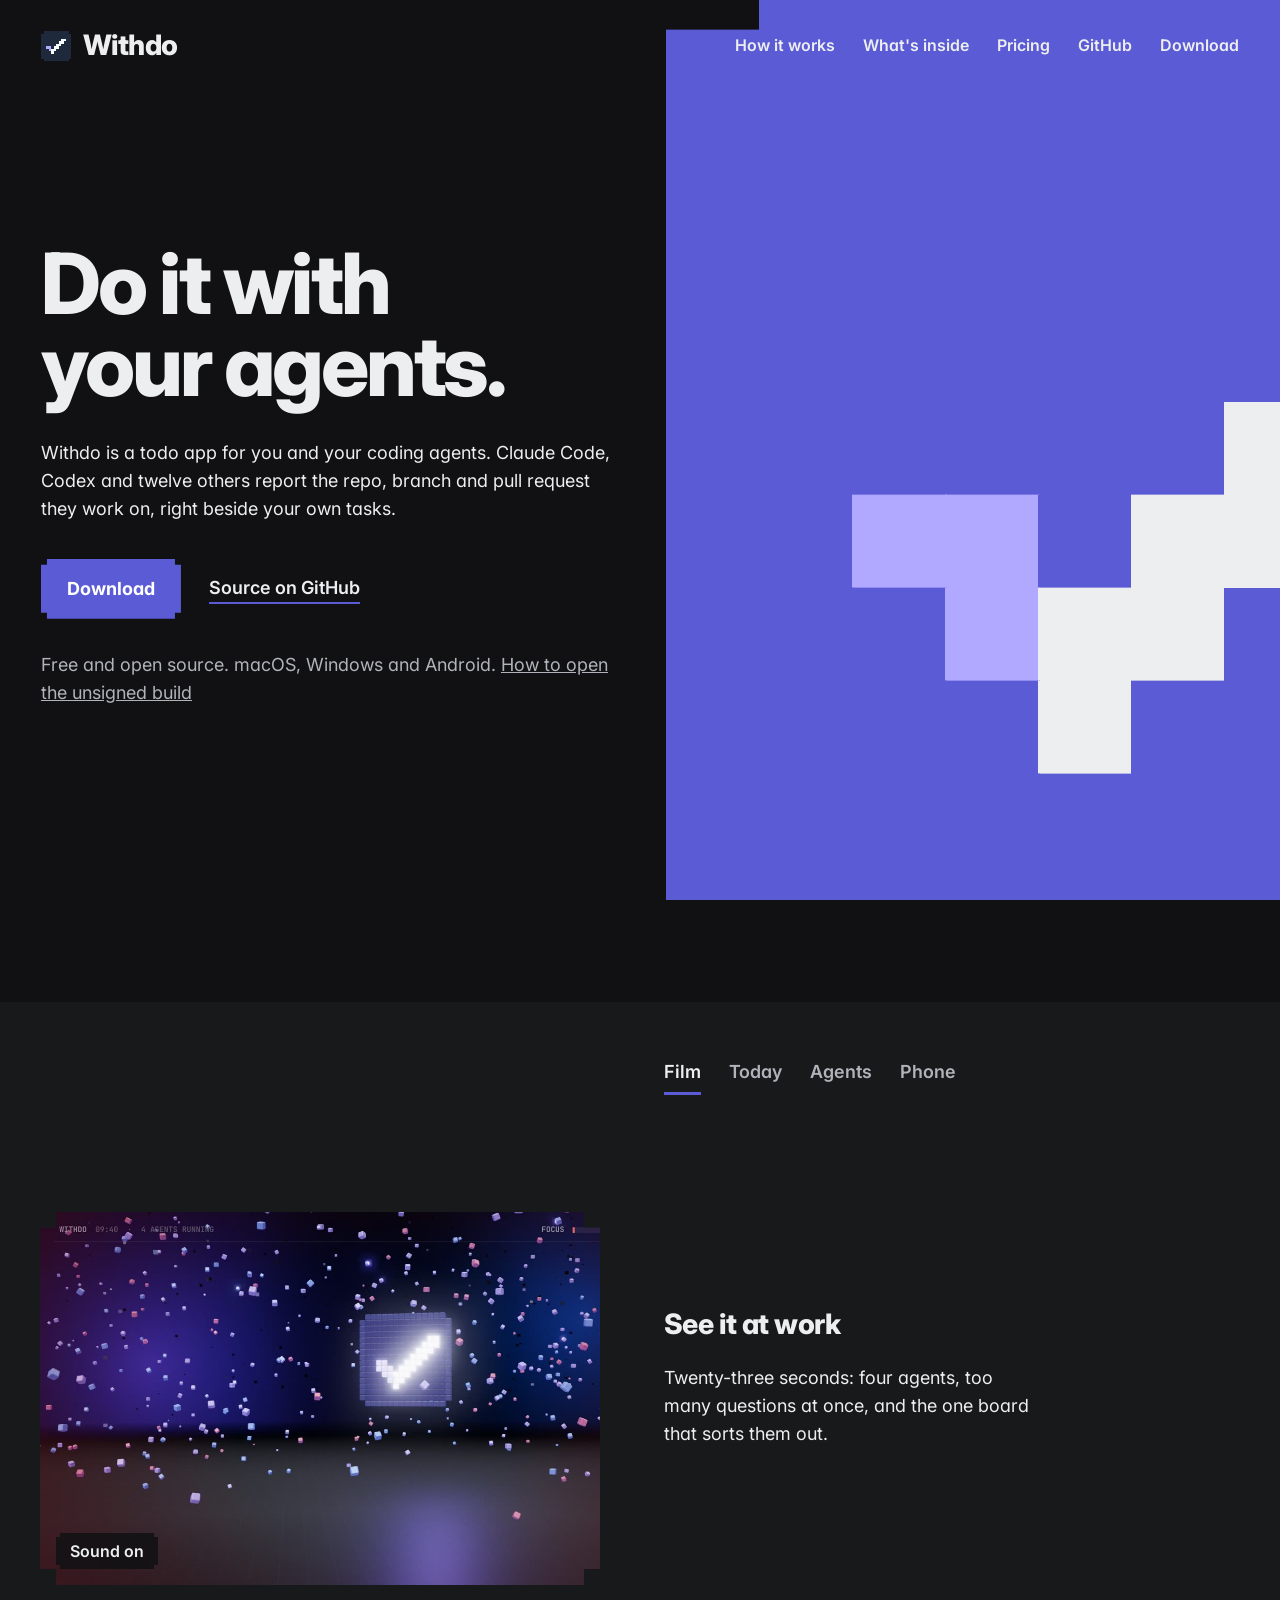
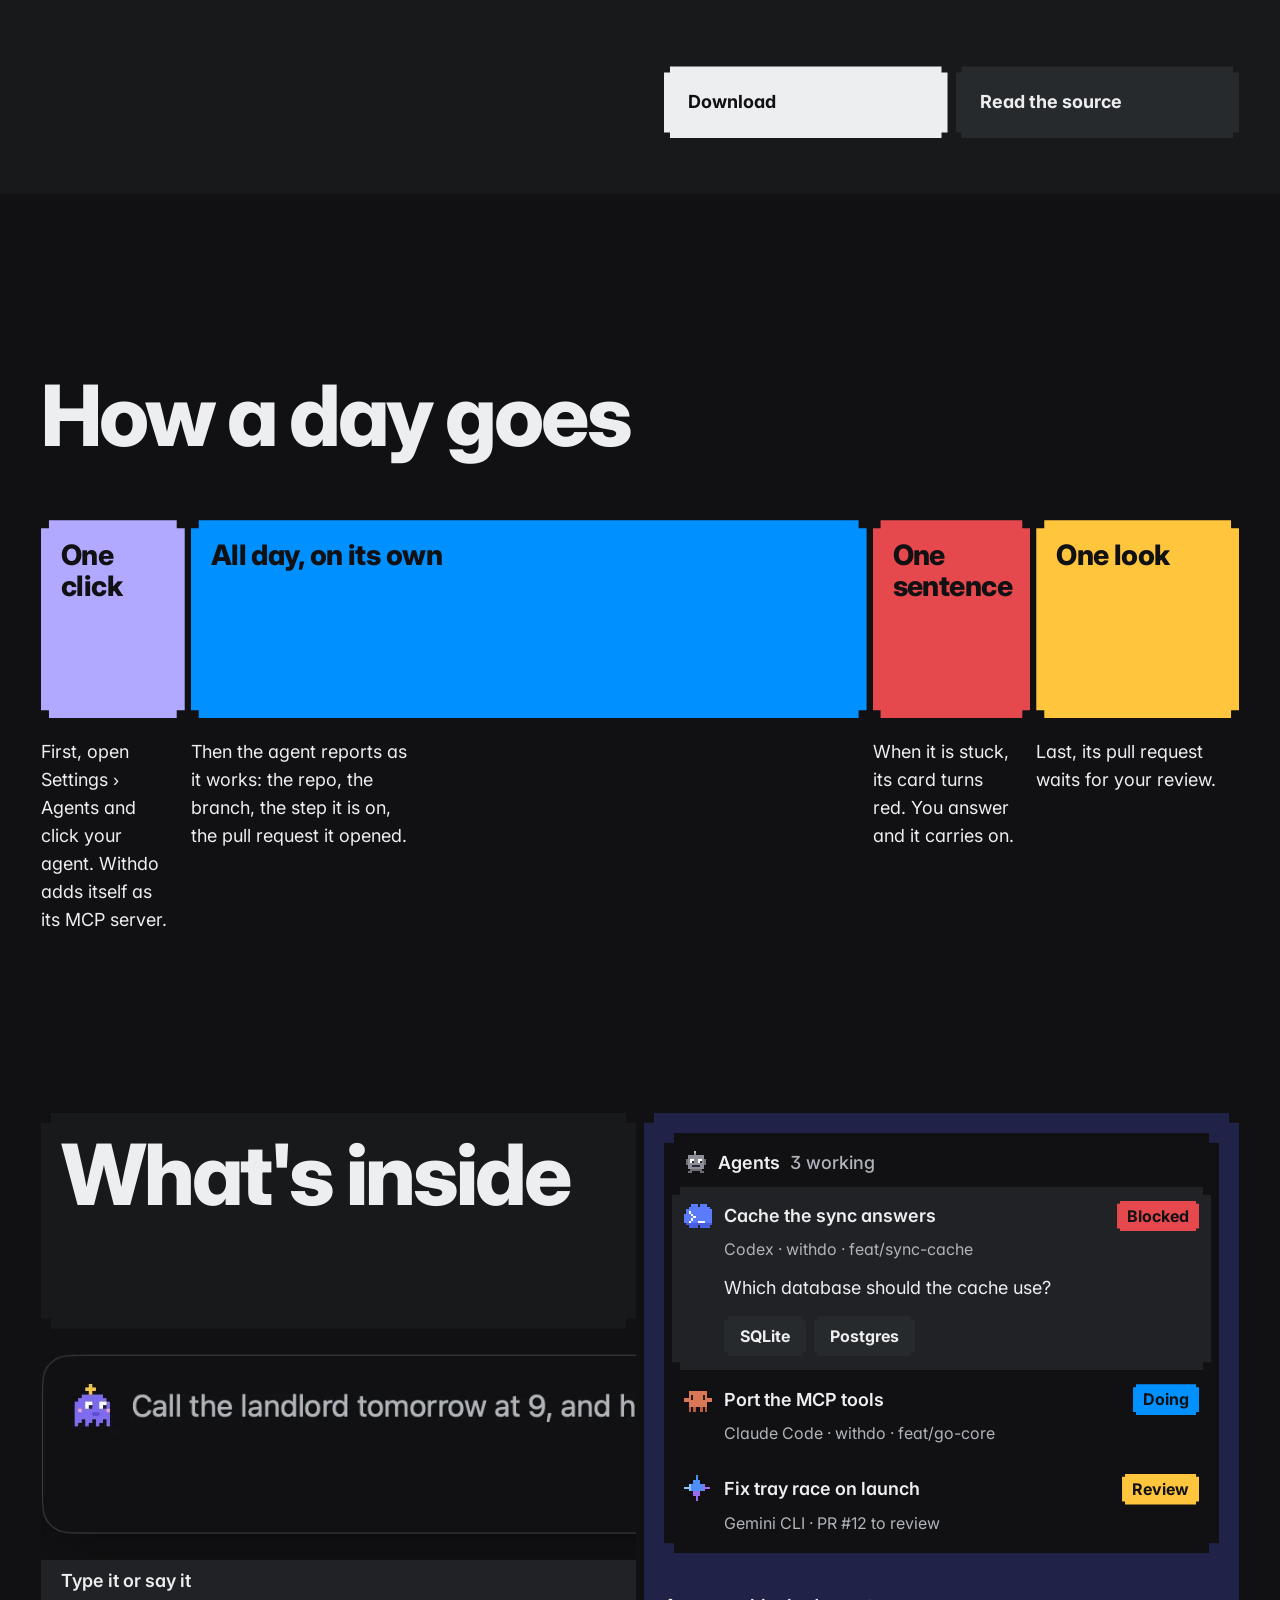
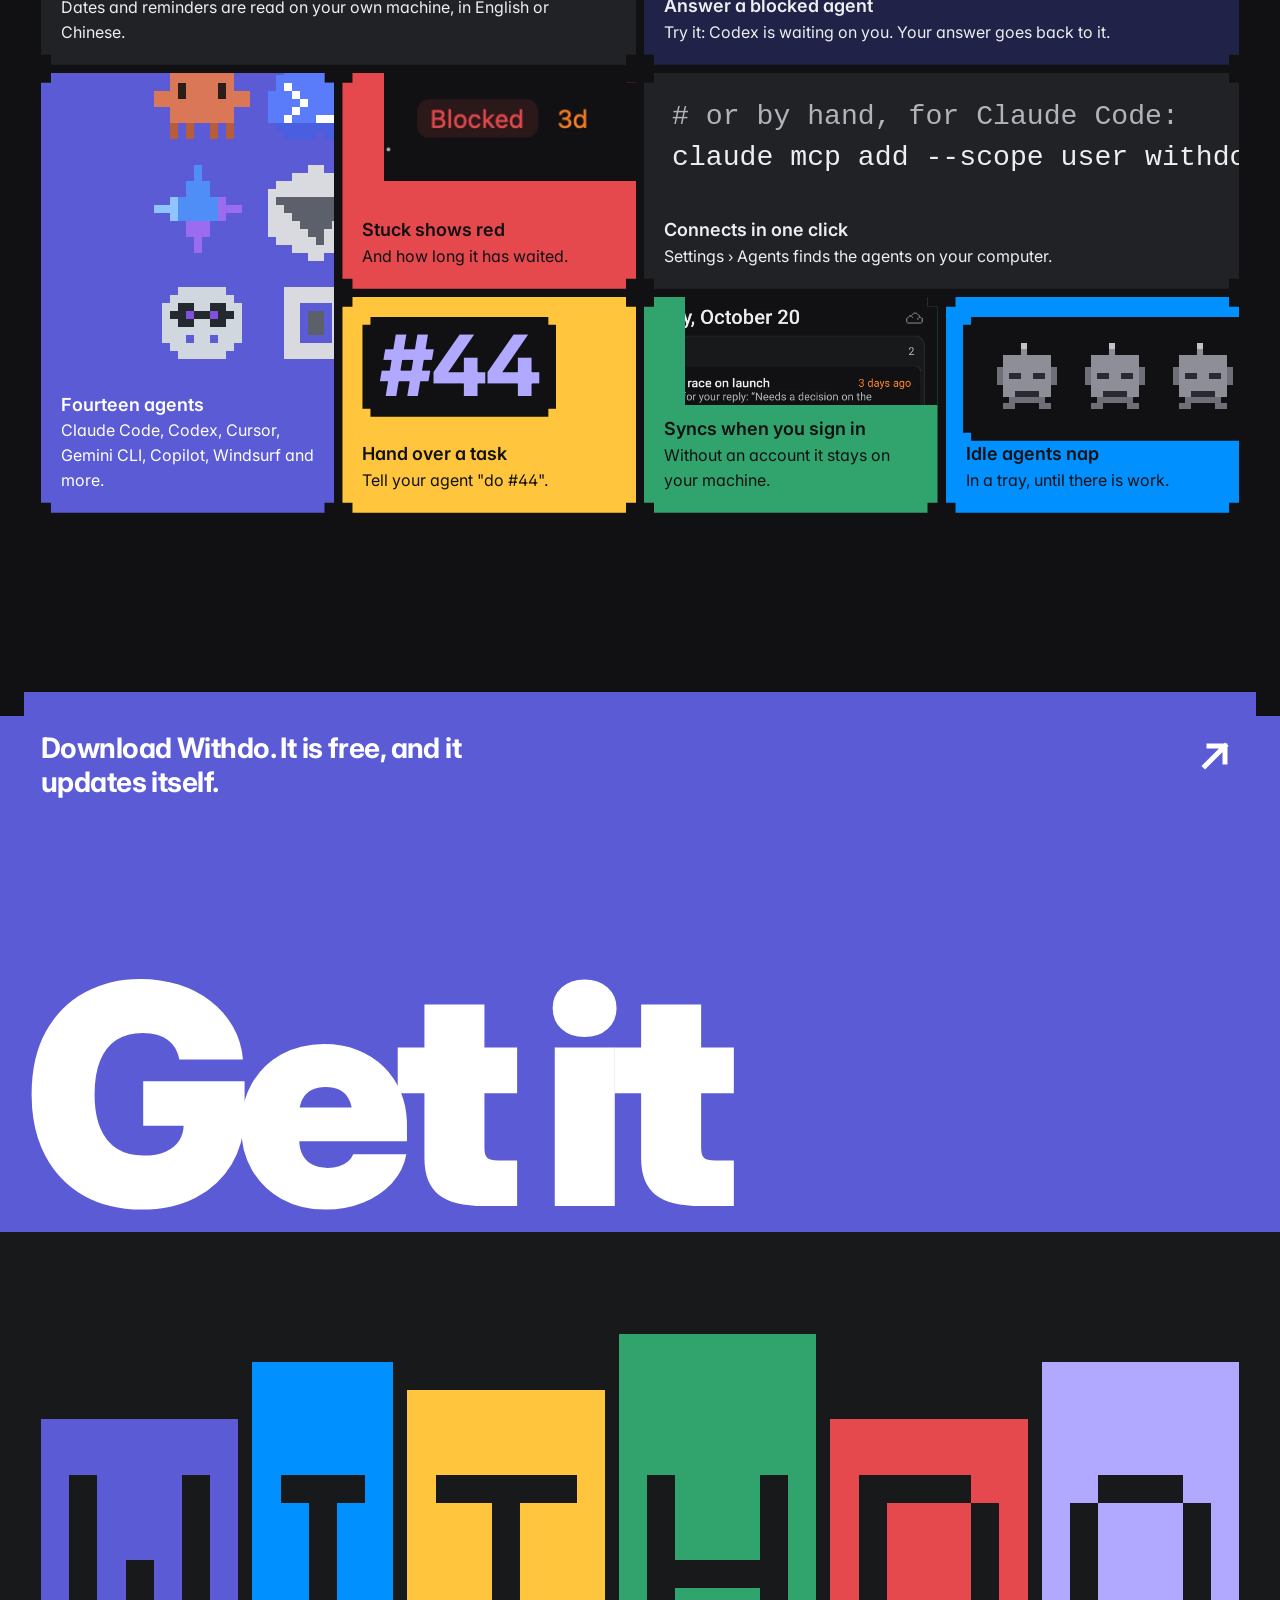
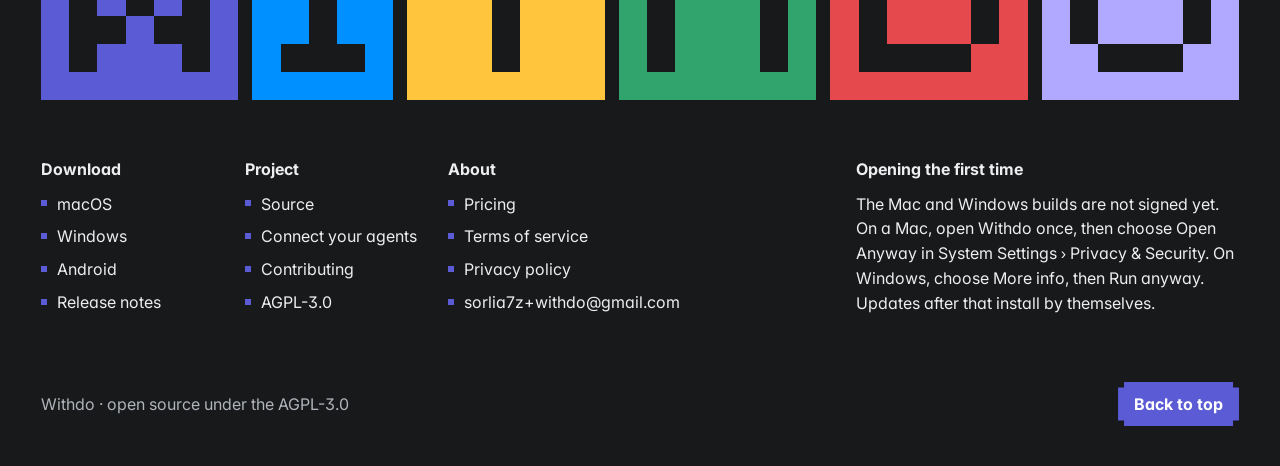
<file: index.html>
<!doctype html><html lang="en"><head><meta charset="utf-8"><meta name="viewport" content="width=device-width,initial-scale=1">
<title>Withdo: a todo app for you and your coding agents</title>
<meta name="description" content="A todo app for you and your coding agents: your tasks, and what Claude Code, Codex and the others are doing, in one place. Free and open source, for macOS, Windows and Android.">
<meta property="og:title" content="Withdo"><meta property="og:description" content="A todo app for you and your coding agents: your tasks, and what Claude Code, Codex and the others are doing, in one place."><meta property="og:image" content="https://qingyuna.github.io/withdo/media/film.jpg"><meta property="og:url" content="https://qingyuna.github.io/withdo/"><meta name="twitter:card" content="summary_large_image">
<meta name="theme-color" content="#111113">
<link rel="icon" href="icon.png"><link rel="apple-touch-icon" href="app-icon.png">
<link rel="preload" href="fonts/inter.woff2" as="font" type="font/woff2" crossorigin>
<link rel="stylesheet" href="style.css">
<script>document.documentElement.classList.add("js")</script>
</head><body class="home">

<header class="bar">
  <a class="mark" href="./"><img src="icon.png" width="30" height="30" alt="">Withdo</a>
  <nav aria-label="Main"><a href="#how">How it works</a><a href="#inside">What's inside</a><a href="pricing.html">Pricing</a><a href="https://github.com/QingYunA/withdo">GitHub</a><a href="#get">Download</a></nav>
</header>

<main>
<section class="hero" aria-labelledby="h-hero">
  <svg class="hero-shape" viewBox="0 0 12 12" aria-hidden="true" shape-rendering="crispEdges"><rect x="1" y="0" width="1.02" height="1.02" fill="#5b5bd6" style="--d:28"/><rect x="2" y="0" width="1.02" height="1.02" fill="#5b5bd6" style="--d:56"/><rect x="3" y="0" width="1.02" height="1.02" fill="#5b5bd6" style="--d:84"/><rect x="4" y="0" width="1.02" height="1.02" fill="#5b5bd6" style="--d:112"/><rect x="5" y="0" width="1.02" height="1.02" fill="#5b5bd6" style="--d:140"/><rect x="6" y="0" width="1.02" height="1.02" fill="#5b5bd6" style="--d:168"/><rect x="7" y="0" width="1.02" height="1.02" fill="#5b5bd6" style="--d:196"/><rect x="8" y="0" width="1.02" height="1.02" fill="#5b5bd6" style="--d:224"/><rect x="9" y="0" width="1.02" height="1.02" fill="#5b5bd6" style="--d:252"/><rect x="10" y="0" width="1.02" height="1.02" fill="#5b5bd6" style="--d:280"/><rect x="0" y="1" width="1.02" height="1.02" fill="#5b5bd6" style="--d:28"/><rect x="1" y="1" width="1.02" height="1.02" fill="#5b5bd6" style="--d:56"/><rect x="2" y="1" width="1.02" height="1.02" fill="#5b5bd6" style="--d:84"/><rect x="3" y="1" width="1.02" height="1.02" fill="#5b5bd6" style="--d:112"/><rect x="4" y="1" width="1.02" height="1.02" fill="#5b5bd6" style="--d:140"/><rect x="5" y="1" width="1.02" height="1.02" fill="#5b5bd6" style="--d:168"/><rect x="6" y="1" width="1.02" height="1.02" fill="#5b5bd6" style="--d:196"/><rect x="7" y="1" width="1.02" height="1.02" fill="#5b5bd6" style="--d:224"/><rect x="8" y="1" width="1.02" height="1.02" fill="#5b5bd6" style="--d:252"/><rect x="9" y="1" width="1.02" height="1.02" fill="#5b5bd6" style="--d:280"/><rect x="10" y="1" width="1.02" height="1.02" fill="#5b5bd6" style="--d:308"/><rect x="11" y="1" width="1.02" height="1.02" fill="#5b5bd6" style="--d:336"/><rect x="0" y="2" width="1.02" height="1.02" fill="#5b5bd6" style="--d:56"/><rect x="1" y="2" width="1.02" height="1.02" fill="#5b5bd6" style="--d:84"/><rect x="2" y="2" width="1.02" height="1.02" fill="#5b5bd6" style="--d:112"/><rect x="3" y="2" width="1.02" height="1.02" fill="#5b5bd6" style="--d:140"/><rect x="4" y="2" width="1.02" height="1.02" fill="#5b5bd6" style="--d:168"/><rect x="5" y="2" width="1.02" height="1.02" fill="#5b5bd6" style="--d:196"/><rect x="6" y="2" width="1.02" height="1.02" fill="#5b5bd6" style="--d:224"/><rect x="7" y="2" width="1.02" height="1.02" fill="#5b5bd6" style="--d:252"/><rect x="8" y="2" width="1.02" height="1.02" fill="#5b5bd6" style="--d:280"/><rect x="9" y="2" width="1.02" height="1.02" fill="#5b5bd6" style="--d:308"/><rect x="10" y="2" width="1.02" height="1.02" fill="#5b5bd6" style="--d:336"/><rect x="11" y="2" width="1.02" height="1.02" fill="#5b5bd6" style="--d:364"/><rect x="0" y="3" width="1.02" height="1.02" fill="#5b5bd6" style="--d:84"/><rect x="1" y="3" width="1.02" height="1.02" fill="#5b5bd6" style="--d:112"/><rect x="2" y="3" width="1.02" height="1.02" fill="#5b5bd6" style="--d:140"/><rect x="3" y="3" width="1.02" height="1.02" fill="#5b5bd6" style="--d:168"/><rect x="4" y="3" width="1.02" height="1.02" fill="#5b5bd6" style="--d:196"/><rect x="5" y="3" width="1.02" height="1.02" fill="#5b5bd6" style="--d:224"/><rect x="6" y="3" width="1.02" height="1.02" fill="#5b5bd6" style="--d:252"/><rect x="7" y="3" width="1.02" height="1.02" fill="#5b5bd6" style="--d:280"/><rect x="8" y="3" width="1.02" height="1.02" fill="#edeef0" style="--d:528"/><rect x="9" y="3" width="1.02" height="1.02" fill="#edeef0" style="--d:556"/><rect x="10" y="3" width="1.02" height="1.02" fill="#5b5bd6" style="--d:364"/><rect x="11" y="3" width="1.02" height="1.02" fill="#5b5bd6" style="--d:392"/><rect x="0" y="4" width="1.02" height="1.02" fill="#5b5bd6" style="--d:112"/><rect x="1" y="4" width="1.02" height="1.02" fill="#5b5bd6" style="--d:140"/><rect x="2" y="4" width="1.02" height="1.02" fill="#5b5bd6" style="--d:168"/><rect x="3" y="4" width="1.02" height="1.02" fill="#5b5bd6" style="--d:196"/><rect x="4" y="4" width="1.02" height="1.02" fill="#5b5bd6" style="--d:224"/><rect x="5" y="4" width="1.02" height="1.02" fill="#5b5bd6" style="--d:252"/><rect x="6" y="4" width="1.02" height="1.02" fill="#5b5bd6" style="--d:280"/><rect x="7" y="4" width="1.02" height="1.02" fill="#edeef0" style="--d:528"/><rect x="8" y="4" width="1.02" height="1.02" fill="#edeef0" style="--d:556"/><rect x="9" y="4" width="1.02" height="1.02" fill="#5b5bd6" style="--d:364"/><rect x="10" y="4" width="1.02" height="1.02" fill="#5b5bd6" style="--d:392"/><rect x="11" y="4" width="1.02" height="1.02" fill="#5b5bd6" style="--d:420"/><rect x="0" y="5" width="1.02" height="1.02" fill="#5b5bd6" style="--d:140"/><rect x="1" y="5" width="1.02" height="1.02" fill="#5b5bd6" style="--d:168"/><rect x="2" y="5" width="1.02" height="1.02" fill="#5b5bd6" style="--d:196"/><rect x="3" y="5" width="1.02" height="1.02" fill="#5b5bd6" style="--d:224"/><rect x="4" y="5" width="1.02" height="1.02" fill="#5b5bd6" style="--d:252"/><rect x="5" y="5" width="1.02" height="1.02" fill="#5b5bd6" style="--d:280"/><rect x="6" y="5" width="1.02" height="1.02" fill="#edeef0" style="--d:528"/><rect x="7" y="5" width="1.02" height="1.02" fill="#edeef0" style="--d:556"/><rect x="8" y="5" width="1.02" height="1.02" fill="#5b5bd6" style="--d:364"/><rect x="9" y="5" width="1.02" height="1.02" fill="#5b5bd6" style="--d:392"/><rect x="10" y="5" width="1.02" height="1.02" fill="#5b5bd6" style="--d:420"/><rect x="11" y="5" width="1.02" height="1.02" fill="#5b5bd6" style="--d:448"/><rect x="0" y="6" width="1.02" height="1.02" fill="#5b5bd6" style="--d:168"/><rect x="1" y="6" width="1.02" height="1.02" fill="#5b5bd6" style="--d:196"/><rect x="2" y="6" width="1.02" height="1.02" fill="#b1a9ff" style="--d:444"/><rect x="3" y="6" width="1.02" height="1.02" fill="#b1a9ff" style="--d:472"/><rect x="4" y="6" width="1.02" height="1.02" fill="#5b5bd6" style="--d:280"/><rect x="5" y="6" width="1.02" height="1.02" fill="#edeef0" style="--d:528"/><rect x="6" y="6" width="1.02" height="1.02" fill="#edeef0" style="--d:556"/><rect x="7" y="6" width="1.02" height="1.02" fill="#5b5bd6" style="--d:364"/><rect x="8" y="6" width="1.02" height="1.02" fill="#5b5bd6" style="--d:392"/><rect x="9" y="6" width="1.02" height="1.02" fill="#5b5bd6" style="--d:420"/><rect x="10" y="6" width="1.02" height="1.02" fill="#5b5bd6" style="--d:448"/><rect x="11" y="6" width="1.02" height="1.02" fill="#5b5bd6" style="--d:476"/><rect x="0" y="7" width="1.02" height="1.02" fill="#5b5bd6" style="--d:196"/><rect x="1" y="7" width="1.02" height="1.02" fill="#5b5bd6" style="--d:224"/><rect x="2" y="7" width="1.02" height="1.02" fill="#5b5bd6" style="--d:252"/><rect x="3" y="7" width="1.02" height="1.02" fill="#b1a9ff" style="--d:500"/><rect x="4" y="7" width="1.02" height="1.02" fill="#edeef0" style="--d:528"/><rect x="5" y="7" width="1.02" height="1.02" fill="#edeef0" style="--d:556"/><rect x="6" y="7" width="1.02" height="1.02" fill="#5b5bd6" style="--d:364"/><rect x="7" y="7" width="1.02" height="1.02" fill="#5b5bd6" style="--d:392"/><rect x="8" y="7" width="1.02" height="1.02" fill="#5b5bd6" style="--d:420"/><rect x="9" y="7" width="1.02" height="1.02" fill="#5b5bd6" style="--d:448"/><rect x="10" y="7" width="1.02" height="1.02" fill="#5b5bd6" style="--d:476"/><rect x="11" y="7" width="1.02" height="1.02" fill="#5b5bd6" style="--d:504"/><rect x="0" y="8" width="1.02" height="1.02" fill="#5b5bd6" style="--d:224"/><rect x="1" y="8" width="1.02" height="1.02" fill="#5b5bd6" style="--d:252"/><rect x="2" y="8" width="1.02" height="1.02" fill="#5b5bd6" style="--d:280"/><rect x="3" y="8" width="1.02" height="1.02" fill="#5b5bd6" style="--d:308"/><rect x="4" y="8" width="1.02" height="1.02" fill="#edeef0" style="--d:556"/><rect x="5" y="8" width="1.02" height="1.02" fill="#5b5bd6" style="--d:364"/><rect x="6" y="8" width="1.02" height="1.02" fill="#5b5bd6" style="--d:392"/><rect x="7" y="8" width="1.02" height="1.02" fill="#5b5bd6" style="--d:420"/><rect x="8" y="8" width="1.02" height="1.02" fill="#5b5bd6" style="--d:448"/><rect x="9" y="8" width="1.02" height="1.02" fill="#5b5bd6" style="--d:476"/><rect x="10" y="8" width="1.02" height="1.02" fill="#5b5bd6" style="--d:504"/><rect x="11" y="8" width="1.02" height="1.02" fill="#5b5bd6" style="--d:532"/><rect x="0" y="9" width="1.02" height="1.02" fill="#5b5bd6" style="--d:252"/><rect x="1" y="9" width="1.02" height="1.02" fill="#5b5bd6" style="--d:280"/><rect x="2" y="9" width="1.02" height="1.02" fill="#5b5bd6" style="--d:308"/><rect x="3" y="9" width="1.02" height="1.02" fill="#5b5bd6" style="--d:336"/><rect x="4" y="9" width="1.02" height="1.02" fill="#5b5bd6" style="--d:364"/><rect x="5" y="9" width="1.02" height="1.02" fill="#5b5bd6" style="--d:392"/><rect x="6" y="9" width="1.02" height="1.02" fill="#5b5bd6" style="--d:420"/><rect x="7" y="9" width="1.02" height="1.02" fill="#5b5bd6" style="--d:448"/><rect x="8" y="9" width="1.02" height="1.02" fill="#5b5bd6" style="--d:476"/><rect x="9" y="9" width="1.02" height="1.02" fill="#5b5bd6" style="--d:504"/><rect x="10" y="9" width="1.02" height="1.02" fill="#5b5bd6" style="--d:532"/><rect x="11" y="9" width="1.02" height="1.02" fill="#5b5bd6" style="--d:560"/><rect x="0" y="10" width="1.02" height="1.02" fill="#5b5bd6" style="--d:280"/><rect x="1" y="10" width="1.02" height="1.02" fill="#5b5bd6" style="--d:308"/><rect x="2" y="10" width="1.02" height="1.02" fill="#5b5bd6" style="--d:336"/><rect x="3" y="10" width="1.02" height="1.02" fill="#5b5bd6" style="--d:364"/><rect x="4" y="10" width="1.02" height="1.02" fill="#5b5bd6" style="--d:392"/><rect x="5" y="10" width="1.02" height="1.02" fill="#5b5bd6" style="--d:420"/><rect x="6" y="10" width="1.02" height="1.02" fill="#5b5bd6" style="--d:448"/><rect x="7" y="10" width="1.02" height="1.02" fill="#5b5bd6" style="--d:476"/><rect x="8" y="10" width="1.02" height="1.02" fill="#5b5bd6" style="--d:504"/><rect x="9" y="10" width="1.02" height="1.02" fill="#5b5bd6" style="--d:532"/><rect x="10" y="10" width="1.02" height="1.02" fill="#5b5bd6" style="--d:560"/><rect x="11" y="10" width="1.02" height="1.02" fill="#5b5bd6" style="--d:588"/><rect x="1" y="11" width="1.02" height="1.02" fill="#5b5bd6" style="--d:336"/><rect x="2" y="11" width="1.02" height="1.02" fill="#5b5bd6" style="--d:364"/><rect x="3" y="11" width="1.02" height="1.02" fill="#5b5bd6" style="--d:392"/><rect x="4" y="11" width="1.02" height="1.02" fill="#5b5bd6" style="--d:420"/><rect x="5" y="11" width="1.02" height="1.02" fill="#5b5bd6" style="--d:448"/><rect x="6" y="11" width="1.02" height="1.02" fill="#5b5bd6" style="--d:476"/><rect x="7" y="11" width="1.02" height="1.02" fill="#5b5bd6" style="--d:504"/><rect x="8" y="11" width="1.02" height="1.02" fill="#5b5bd6" style="--d:532"/><rect x="9" y="11" width="1.02" height="1.02" fill="#5b5bd6" style="--d:560"/><rect x="10" y="11" width="1.02" height="1.02" fill="#5b5bd6" style="--d:588"/></svg>
  <div class="hero-copy">
    <h1 id="h-hero" data-in>Do it with your&nbsp;agents.</h1>
    <p data-in style="--i:1">Withdo is a todo app for you and your coding agents. Claude Code, Codex and twelve others report the repo, branch and pull request they work on, right beside your own tasks.</p>
    <div class="actions" data-in style="--i:2">
      <a class="btn notch" data-dl="auto" href="https://github.com/QingYunA/withdo/releases/latest">Download</a>
      <a class="link" href="https://github.com/QingYunA/withdo">Source on GitHub</a>
    </div>
    <p class="fine" data-in style="--i:3">Free and open source. macOS, Windows and Android. <a href="#install">How to open the unsigned build</a></p>
  </div>
</section>

<section class="show" aria-labelledby="h-show">
  <div class="plate-wrap">
    <div class="plate notch shut" id="plate">
      <video id="film" data-pane="film" src="media/film.mp4" poster="media/film.jpg" muted loop playsinline preload="metadata" aria-label="The Withdo film: four agents ask for you at once, then one board sorts them out"></video>
      <button class="sound notch" id="sound" type="button" data-pane="film" aria-pressed="false">Sound on</button>
      <img data-pane="today" src="media/today.webp" width="1400" height="916" alt="Today in Withdo: your tasks, and two agent cards waiting for a reply and a review" loading="lazy" hidden>
      <img data-pane="agents" src="media/agents.webp" width="1400" height="916" alt="The Agents page: Claude Code's tasks with their branches, three doing, one blocked for three days" loading="lazy" hidden>
      <img class="phone" data-pane="phone" src="media/phone.webp" width="600" height="1460" alt="Withdo on an Android phone: the same list of tasks" loading="lazy" hidden>
    </div>
  </div>
  <div class="show-text">
    <div class="tabs" role="tablist" aria-label="What to look at">
      <button role="tab" id="tab-film" aria-selected="true" aria-controls="plate" data-tab="film">Film</button>
      <button role="tab" id="tab-today" aria-selected="false" aria-controls="plate" data-tab="today" tabindex="-1">Today</button>
      <button role="tab" id="tab-agents" aria-selected="false" aria-controls="plate" data-tab="agents" tabindex="-1">Agents</button>
      <button role="tab" id="tab-phone" aria-selected="false" aria-controls="plate" data-tab="phone" tabindex="-1">Phone</button>
    </div>
    <div>
      <h2 class="title" id="h-show" data-in>See it at work</h2>
      <p id="pane-text" data-in style="--i:1" aria-live="polite">Twenty-three seconds: four agents, too many questions at once, and the one board that sorts them out.</p>
    </div>
    <div class="cells" data-in style="--i:2">
      <a class="ink notch" data-dl="auto" href="https://github.com/QingYunA/withdo/releases/latest">Download</a>
      <a class="tone notch" href="https://github.com/QingYunA/withdo">Read the source</a>
    </div>
  </div>
</section>

<section class="day" id="how" aria-labelledby="h-day">
  <h2 id="h-day" data-in>How a day goes</h2>
  <div class="stages" data-ui data-in style="--i:1">
    <div class="st" style="--grow:1"><h3 class="stage notch" style="background:var(--accent-ink)">One click</h3><p>First, open Settings › Agents and click your agent. Withdo adds itself as its MCP server.</p></div>
    <div class="st" style="--grow:6"><h3 class="stage notch" style="background:var(--doing)">All day, on its own</h3><p>Then the agent reports as it works: the repo, the branch, the step it is on, the pull request it opened.</p></div>
    <div class="st" style="--grow:1.4"><h3 class="stage notch" style="background:var(--blocked)">One sentence</h3><p>When it is stuck, its card turns red. You answer and it carries on.</p></div>
    <div class="st" style="--grow:1.8"><h3 class="stage notch" style="background:var(--review)">One look</h3><p>Last, its pull request waits for your review.</p></div>
  </div>
</section>

<section class="board" id="inside" aria-labelledby="h-inside">
  <div class="tile t-head notch"><h2 id="h-inside" data-in>What's inside</h2></div>

  <div class="tile t-live notch" data-ui>
    <div class="live notch" id="live">
      <p class="live-head"><img src="media/sprites/bot.png" width="12" height="12" alt=""> Agents <span>3 working</span></p>
      <div class="card ask" id="codex">
        <div class="row"><img src="media/sprites/codex.png" width="12" height="12" alt=""><span class="t">Cache the sync answers</span><span class="chip-s blocked notch" id="codex-status">Blocked</span></div>
        <p class="meta">Codex · withdo · feat/sync-cache</p>
        <p class="q" id="codex-q">Which database should the cache use?</p>
        <div class="answers" id="codex-answers"><button class="notch" type="button" data-a="SQLite">SQLite</button><button class="notch" type="button" data-a="Postgres">Postgres</button></div>
      </div>
      <div class="card"><div class="row"><img src="media/sprites/claude.png" width="12" height="12" alt=""><span class="t">Port the MCP tools</span><span class="chip-s doing notch">Doing</span></div><p class="meta">Claude Code · withdo · feat/go-core</p></div>
      <div class="card"><div class="row"><img src="media/sprites/gemini.png" width="12" height="12" alt=""><span class="t">Fix tray race on launch</span><span class="chip-s review notch">Review</span></div><p class="meta">Gemini CLI · PR #12 to review</p></div>
    </div>
    <p class="cap"><b>Answer a blocked agent</b><span>Try it: Codex is waiting on you. Your answer goes back to it.</span></p>
  </div>

  <div class="tile t-input notch">
    <img class="shot" src="media/close-composer.webp" width="780" height="252" alt="The input box with the sentence: Call the landlord tomorrow at 9, and have Claude fix the login bug" loading="lazy">
    <p class="cap"><b>Type it or say it</b><span>Dates and reminders are read on your own machine, in English or Chinese.</span></p>
  </div>

  <div class="tile t-agents notch">
    <div class="sprites"><img src="media/sprites/claude.png" width="12" height="12" alt="Claude Code"><img src="media/sprites/codex.png" width="12" height="12" alt="Codex"><img src="media/sprites/gemini.png" width="12" height="12" alt="Gemini CLI"><img src="media/sprites/cursor.dark.png" width="12" height="12" alt="Cursor"><img src="media/sprites/copilot.dark.png" width="12" height="12" alt="GitHub Copilot"><img src="media/sprites/opencode.dark.png" width="12" height="12" alt="opencode"></div>
    <p class="cap"><b>Fourteen agents</b><span>Claude Code, Codex, Cursor, Gemini CLI, Copilot, Windsurf and more.</span></p>
  </div>

  <div class="tile t-status notch">
    <img class="shot" src="media/close-blocked.webp" width="520" height="228" alt="A task marked Blocked for three days on the Agents page" loading="lazy">
    <p class="cap"><b>Stuck shows red</b><span>And how long it has waited.</span></p>
  </div>
  <div class="tile t-hand notch">
    <div class="frag notch" data-ui><span class="num">#44</span></div>
    <p class="cap"><b>Hand over a task</b><span>Tell your agent "do #44".</span></p>
  </div>

  <div class="tile t-code notch">
<pre aria-label="The command that connects Claude Code by hand"><span class="c"># or by hand, for Claude Code:</span>
claude mcp add --scope user withdo -- ~/.local/bin/withdo mcp</pre>
    <p class="cap"><b>Connects in one click</b><span>Settings › Agents finds the agents on your computer.</span></p>
  </div>

  <div class="tile t-sync notch">
    <img class="shot" src="media/close-phone.webp" width="903" height="396" alt="Withdo on Android, its cloud mark showing the list is synced" loading="lazy">
    <p class="cap"><b>Syncs when you sign in</b><span>Without an account it stays on your machine.</span></p>
  </div>
  <div class="tile t-idle notch">
    <div class="tray notch" data-ui><img src="media/sprites/bot-asleep.png" width="12" height="12" alt=""><img src="media/sprites/bot-asleep.png" width="12" height="12" alt=""><img src="media/sprites/bot-asleep.png" width="12" height="12" alt=""></div>
    <p class="cap"><b>Idle agents nap</b><span>In a tray, until there is work.</span></p>
  </div>
</section>

<a class="cta" id="get" data-dl="auto" href="https://github.com/QingYunA/withdo/releases/latest">
  <p data-dlnote>Download Withdo. It is free, and it updates itself.</p>
  <svg viewBox="0 0 48 48" aria-hidden="true"><path d="M14 34 34 14M18 14h16v16" fill="none" stroke="currentColor" stroke-width="5" stroke-linecap="square"/></svg>
  <span class="word" aria-hidden="true">Get it</span>
</a>
</main>

<footer class="close">
  <svg class="wordmark" viewBox="0 0 42.50 13" role="img" aria-label="Withdo" shape-rendering="crispEdges"><rect x="0.00" y="3" width="7" height="10" fill="#5b5bd6"/><rect x="1.00" y="5" width="1" height="1" fill="#18191b"/><rect x="5.00" y="5" width="1" height="1" fill="#18191b"/><rect x="1.00" y="6" width="1" height="1" fill="#18191b"/><rect x="5.00" y="6" width="1" height="1" fill="#18191b"/><rect x="1.00" y="7" width="1" height="1" fill="#18191b"/><rect x="5.00" y="7" width="1" height="1" fill="#18191b"/><rect x="1.00" y="8" width="1" height="1" fill="#18191b"/><rect x="3.00" y="8" width="1" height="1" fill="#18191b"/><rect x="5.00" y="8" width="1" height="1" fill="#18191b"/><rect x="1.00" y="9" width="1" height="1" fill="#18191b"/><rect x="3.00" y="9" width="1" height="1" fill="#18191b"/><rect x="5.00" y="9" width="1" height="1" fill="#18191b"/><rect x="1.00" y="10" width="1" height="1" fill="#18191b"/><rect x="2.00" y="10" width="1" height="1" fill="#18191b"/><rect x="4.00" y="10" width="1" height="1" fill="#18191b"/><rect x="5.00" y="10" width="1" height="1" fill="#18191b"/><rect x="1.00" y="11" width="1" height="1" fill="#18191b"/><rect x="5.00" y="11" width="1" height="1" fill="#18191b"/><rect x="7.50" y="1" width="5" height="12" fill="#0090ff"/><rect x="8.50" y="5" width="1" height="1" fill="#18191b"/><rect x="9.50" y="5" width="1" height="1" fill="#18191b"/><rect x="10.50" y="5" width="1" height="1" fill="#18191b"/><rect x="9.50" y="6" width="1" height="1" fill="#18191b"/><rect x="9.50" y="7" width="1" height="1" fill="#18191b"/><rect x="9.50" y="8" width="1" height="1" fill="#18191b"/><rect x="9.50" y="9" width="1" height="1" fill="#18191b"/><rect x="9.50" y="10" width="1" height="1" fill="#18191b"/><rect x="8.50" y="11" width="1" height="1" fill="#18191b"/><rect x="9.50" y="11" width="1" height="1" fill="#18191b"/><rect x="10.50" y="11" width="1" height="1" fill="#18191b"/><rect x="13.00" y="2" width="7" height="11" fill="#ffc53d"/><rect x="14.00" y="5" width="1" height="1" fill="#18191b"/><rect x="15.00" y="5" width="1" height="1" fill="#18191b"/><rect x="16.00" y="5" width="1" height="1" fill="#18191b"/><rect x="17.00" y="5" width="1" height="1" fill="#18191b"/><rect x="18.00" y="5" width="1" height="1" fill="#18191b"/><rect x="16.00" y="6" width="1" height="1" fill="#18191b"/><rect x="16.00" y="7" width="1" height="1" fill="#18191b"/><rect x="16.00" y="8" width="1" height="1" fill="#18191b"/><rect x="16.00" y="9" width="1" height="1" fill="#18191b"/><rect x="16.00" y="10" width="1" height="1" fill="#18191b"/><rect x="16.00" y="11" width="1" height="1" fill="#18191b"/><rect x="20.50" y="0" width="7" height="13" fill="#30a46c"/><rect x="21.50" y="5" width="1" height="1" fill="#18191b"/><rect x="25.50" y="5" width="1" height="1" fill="#18191b"/><rect x="21.50" y="6" width="1" height="1" fill="#18191b"/><rect x="25.50" y="6" width="1" height="1" fill="#18191b"/><rect x="21.50" y="7" width="1" height="1" fill="#18191b"/><rect x="25.50" y="7" width="1" height="1" fill="#18191b"/><rect x="21.50" y="8" width="1" height="1" fill="#18191b"/><rect x="22.50" y="8" width="1" height="1" fill="#18191b"/><rect x="23.50" y="8" width="1" height="1" fill="#18191b"/><rect x="24.50" y="8" width="1" height="1" fill="#18191b"/><rect x="25.50" y="8" width="1" height="1" fill="#18191b"/><rect x="21.50" y="9" width="1" height="1" fill="#18191b"/><rect x="25.50" y="9" width="1" height="1" fill="#18191b"/><rect x="21.50" y="10" width="1" height="1" fill="#18191b"/><rect x="25.50" y="10" width="1" height="1" fill="#18191b"/><rect x="21.50" y="11" width="1" height="1" fill="#18191b"/><rect x="25.50" y="11" width="1" height="1" fill="#18191b"/><rect x="28.00" y="3" width="7" height="10" fill="#e5484d"/><rect x="29.00" y="5" width="1" height="1" fill="#18191b"/><rect x="30.00" y="5" width="1" height="1" fill="#18191b"/><rect x="31.00" y="5" width="1" height="1" fill="#18191b"/><rect x="32.00" y="5" width="1" height="1" fill="#18191b"/><rect x="29.00" y="6" width="1" height="1" fill="#18191b"/><rect x="33.00" y="6" width="1" height="1" fill="#18191b"/><rect x="29.00" y="7" width="1" height="1" fill="#18191b"/><rect x="33.00" y="7" width="1" height="1" fill="#18191b"/><rect x="29.00" y="8" width="1" height="1" fill="#18191b"/><rect x="33.00" y="8" width="1" height="1" fill="#18191b"/><rect x="29.00" y="9" width="1" height="1" fill="#18191b"/><rect x="33.00" y="9" width="1" height="1" fill="#18191b"/><rect x="29.00" y="10" width="1" height="1" fill="#18191b"/><rect x="33.00" y="10" width="1" height="1" fill="#18191b"/><rect x="29.00" y="11" width="1" height="1" fill="#18191b"/><rect x="30.00" y="11" width="1" height="1" fill="#18191b"/><rect x="31.00" y="11" width="1" height="1" fill="#18191b"/><rect x="32.00" y="11" width="1" height="1" fill="#18191b"/><rect x="35.50" y="1" width="7" height="12" fill="#b1a9ff"/><rect x="37.50" y="5" width="1" height="1" fill="#18191b"/><rect x="38.50" y="5" width="1" height="1" fill="#18191b"/><rect x="39.50" y="5" width="1" height="1" fill="#18191b"/><rect x="36.50" y="6" width="1" height="1" fill="#18191b"/><rect x="40.50" y="6" width="1" height="1" fill="#18191b"/><rect x="36.50" y="7" width="1" height="1" fill="#18191b"/><rect x="40.50" y="7" width="1" height="1" fill="#18191b"/><rect x="36.50" y="8" width="1" height="1" fill="#18191b"/><rect x="40.50" y="8" width="1" height="1" fill="#18191b"/><rect x="36.50" y="9" width="1" height="1" fill="#18191b"/><rect x="40.50" y="9" width="1" height="1" fill="#18191b"/><rect x="36.50" y="10" width="1" height="1" fill="#18191b"/><rect x="40.50" y="10" width="1" height="1" fill="#18191b"/><rect x="37.50" y="11" width="1" height="1" fill="#18191b"/><rect x="38.50" y="11" width="1" height="1" fill="#18191b"/><rect x="39.50" y="11" width="1" height="1" fill="#18191b"/></svg>
  <div class="cols">
    <div><b>Download</b><ul><li><a data-dl="mac" href="https://github.com/QingYunA/withdo/releases/latest">macOS</a></li><li><a data-dl="win" href="https://github.com/QingYunA/withdo/releases/latest">Windows</a></li><li><a data-dl="android" href="https://github.com/QingYunA/withdo/releases/latest">Android</a></li><li><a href="https://github.com/QingYunA/withdo/releases">Release notes</a></li></ul></div>
    <div><b>Project</b><ul><li><a href="https://github.com/QingYunA/withdo">Source</a></li><li><a href="https://github.com/QingYunA/withdo#connect-your-agents">Connect your agents</a></li><li><a href="https://github.com/QingYunA/withdo/blob/main/CONTRIBUTING.md">Contributing</a></li><li><a href="https://github.com/QingYunA/withdo/blob/main/LICENSE">AGPL-3.0</a></li></ul></div>
    <div><b>About</b><ul><li><a href="pricing.html">Pricing</a></li><li><a href="terms.html">Terms of service</a></li><li><a href="privacy.html">Privacy policy</a></li><li><a href="mailto:sorlia7z+withdo@gmail.com">sorlia7z+withdo@gmail.com</a></li></ul></div>
    <div class="install" id="install"><b>Opening the first time</b><p>The Mac and Windows builds are not signed yet. On a Mac, open Withdo once, then choose Open Anyway in System Settings › Privacy &amp; Security. On Windows, choose More info, then Run anyway. Updates after that install by themselves.</p></div>
  </div>
  <div class="last"><span id="ver">Withdo · open source under the AGPL-3.0</span><a class="btn notch" href="#h-hero">Back to top</a></div>
</footer>

<script src="site.js" defer></script>
</body></html>
</file>
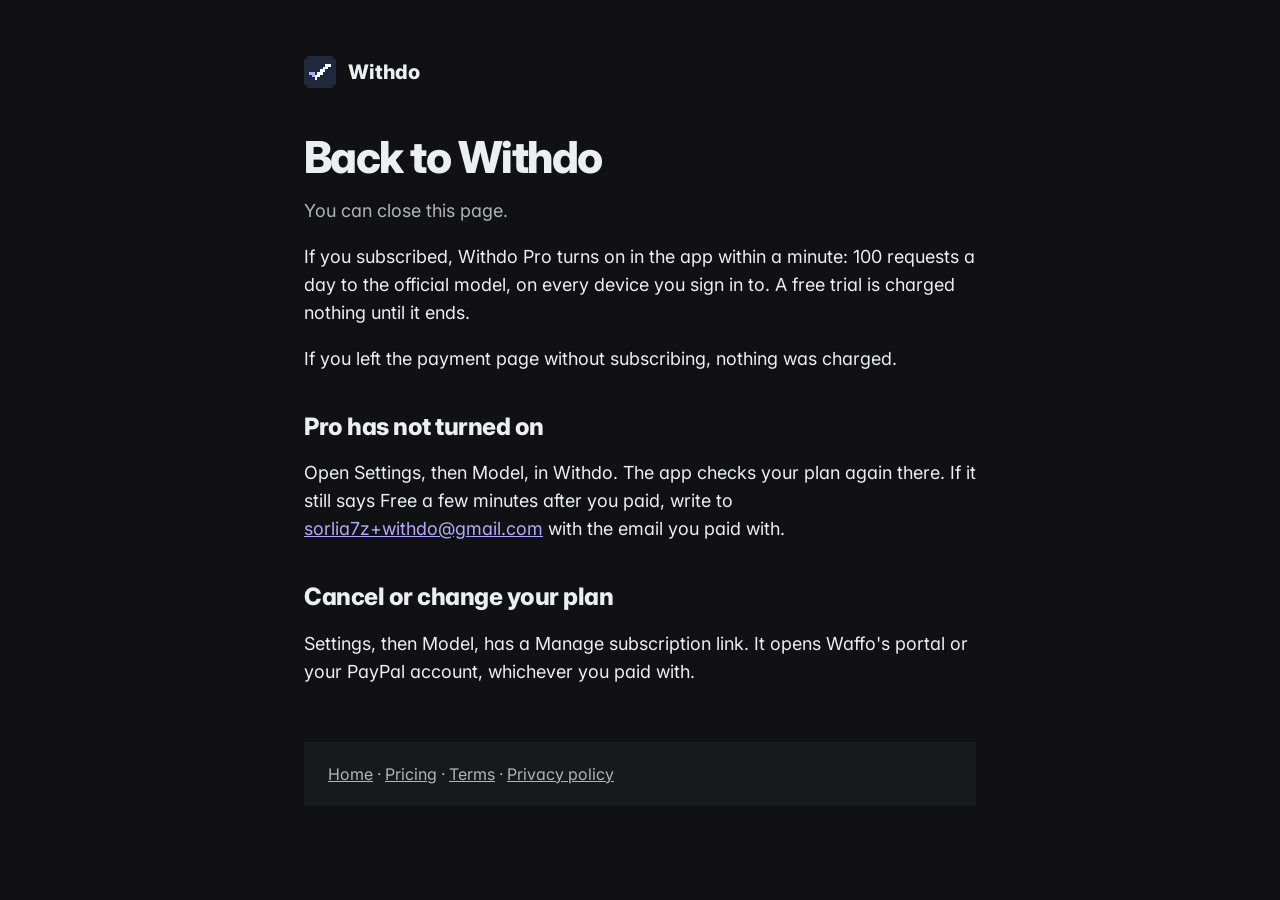
<file: pro/index.html>
<!doctype html><html lang="en"><head><meta charset="utf-8"><meta name="viewport" content="width=device-width,initial-scale=1">
<title>Withdo Pro</title><meta name="robots" content="noindex"><link rel="icon" href="../icon.png"><link rel="stylesheet" href="../style.css"></head><body class="doc"><main>
<header><img src="../icon.png" width="32" height="32" alt=""><a href="../">Withdo</a></header>
<h1>Back to Withdo</h1>
<p class="lede">You can close this page.</p>
<p>If you subscribed, Withdo Pro turns on in the app within a minute: 100 requests a day to the official model, on every device you sign in to. A free trial is charged nothing until it ends.</p>
<p>If you left the payment page without subscribing, nothing was charged.</p>
<h2>Pro has not turned on</h2>
<p>Open Settings, then Model, in Withdo. The app checks your plan again there. If it still says Free a few minutes after you paid, write to <a href="mailto:sorlia7z+withdo@gmail.com">sorlia7z+withdo@gmail.com</a> with the email you paid with.</p>
<h2>Cancel or change your plan</h2>
<p>Settings, then Model, has a Manage subscription link. It opens Waffo's portal or your PayPal account, whichever you paid with.</p>
<footer><a href="../">Home</a> · <a href="../pricing.html">Pricing</a> · <a href="../terms.html">Terms</a> · <a href="../privacy.html">Privacy policy</a></footer>
</main></body></html>
</file>
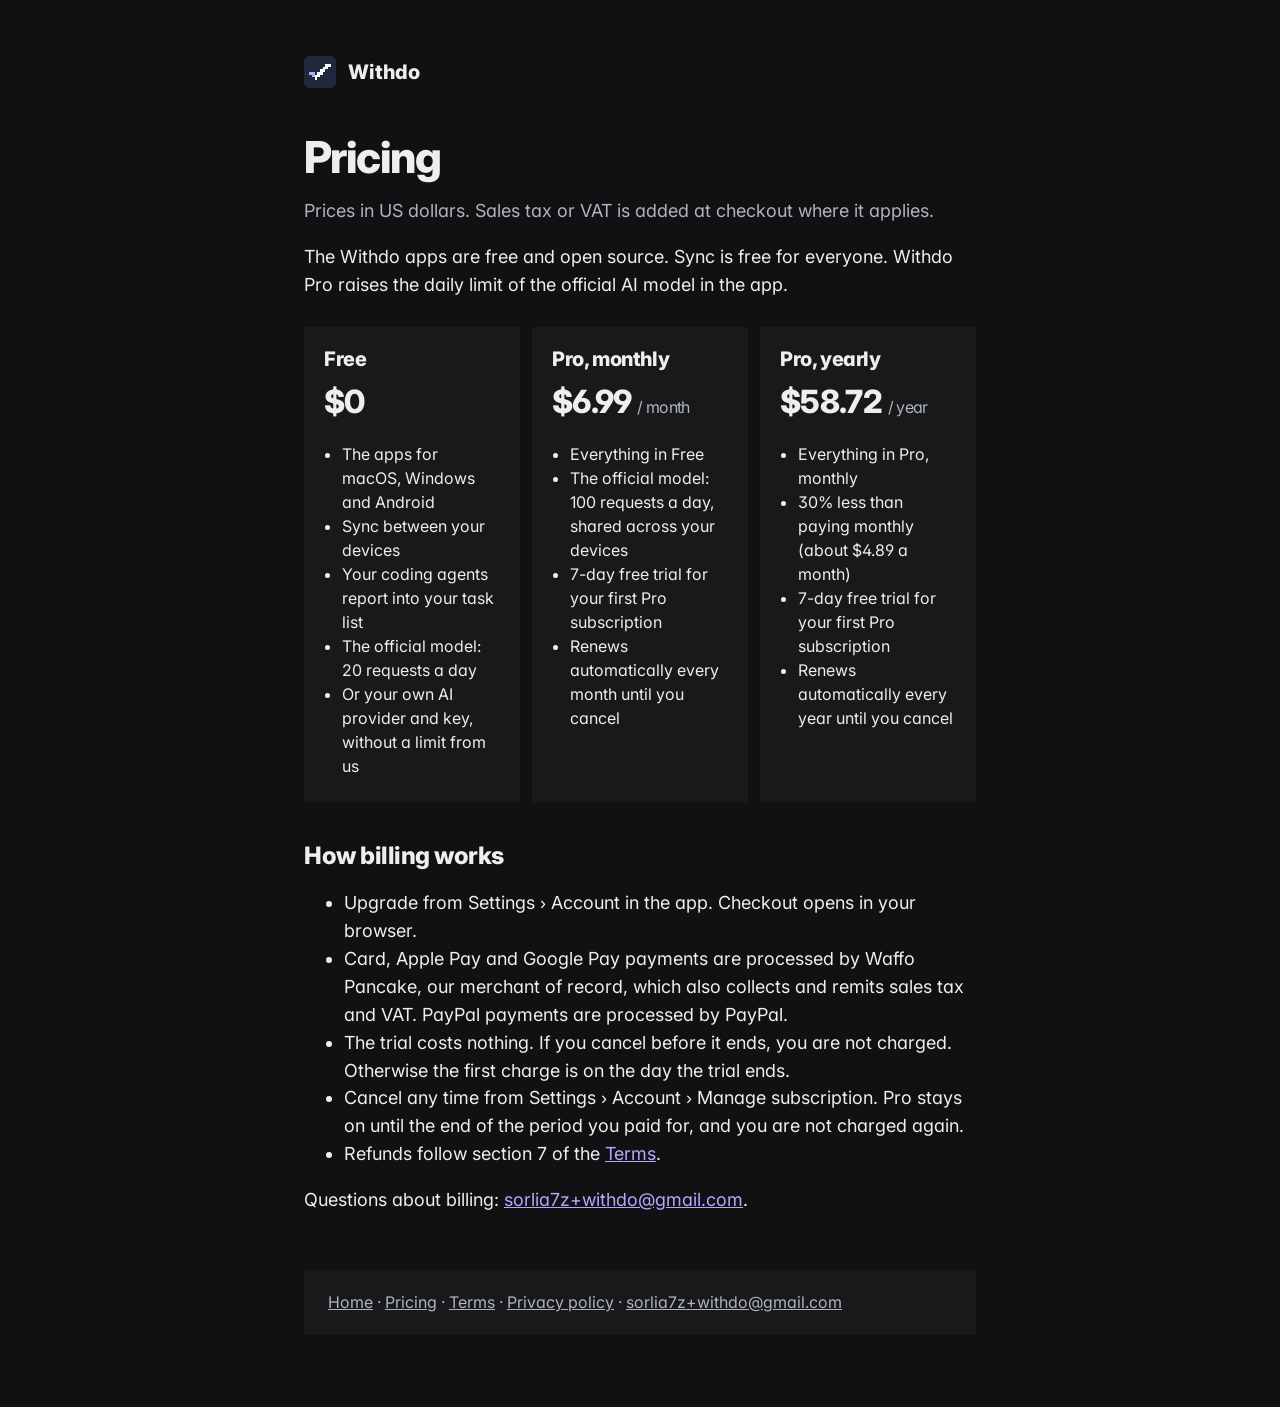
<file: pricing.html>
<!doctype html><html lang="en"><head><meta charset="utf-8"><meta name="viewport" content="width=device-width,initial-scale=1">
<title>Pricing · Withdo</title><link rel="icon" href="icon.png"><link rel="stylesheet" href="style.css"></head><body class="doc"><main>
<header><img src="icon.png" width="32" height="32" alt=""><a href="./">Withdo</a></header>
<h1>Pricing</h1>
<p class="lede">Prices in US dollars. Sales tax or VAT is added at checkout where it applies.</p>
<p>The Withdo apps are free and open source. Sync is free for everyone. Withdo Pro raises the daily limit of the official AI model in the app.</p>
<div class="plans">
<section class="plan"><h2>Free</h2><p class="price">$0</p>
<ul><li>The apps for macOS, Windows and Android</li><li>Sync between your devices</li><li>Your coding agents report into your task list</li><li>The official model: 20 requests a day</li><li>Or your own AI provider and key, without a limit from us</li></ul></section>
<section class="plan"><h2>Pro, monthly</h2><p class="price">$6.99 <span>/ month</span></p>
<ul><li>Everything in Free</li><li>The official model: 100 requests a day, shared across your devices</li><li>7-day free trial for your first Pro subscription</li><li>Renews automatically every month until you cancel</li></ul></section>
<section class="plan"><h2>Pro, yearly</h2><p class="price">$58.72 <span>/ year</span></p>
<ul><li>Everything in Pro, monthly</li><li>30% less than paying monthly (about $4.89 a month)</li><li>7-day free trial for your first Pro subscription</li><li>Renews automatically every year until you cancel</li></ul></section>
</div>
<h2>How billing works</h2>
<ul>
<li>Upgrade from Settings › Account in the app. Checkout opens in your browser.</li>
<li>Card, Apple Pay and Google Pay payments are processed by Waffo Pancake, our merchant of record, which also collects and remits sales tax and VAT. PayPal payments are processed by PayPal.</li>
<li>The trial costs nothing. If you cancel before it ends, you are not charged. Otherwise the first charge is on the day the trial ends.</li>
<li>Cancel any time from Settings › Account › Manage subscription. Pro stays on until the end of the period you paid for, and you are not charged again.</li>
<li>Refunds follow section 7 of the <a href="terms.html#refunds">Terms</a>.</li>
</ul>
<p>Questions about billing: <a href="mailto:sorlia7z+withdo@gmail.com">sorlia7z+withdo@gmail.com</a>.</p>
<footer><a href="./">Home</a> · <a href="pricing.html">Pricing</a> · <a href="terms.html">Terms</a> · <a href="privacy.html">Privacy policy</a> · <a href="mailto:sorlia7z+withdo@gmail.com">sorlia7z+withdo@gmail.com</a></footer>
</main></body></html>
</file>
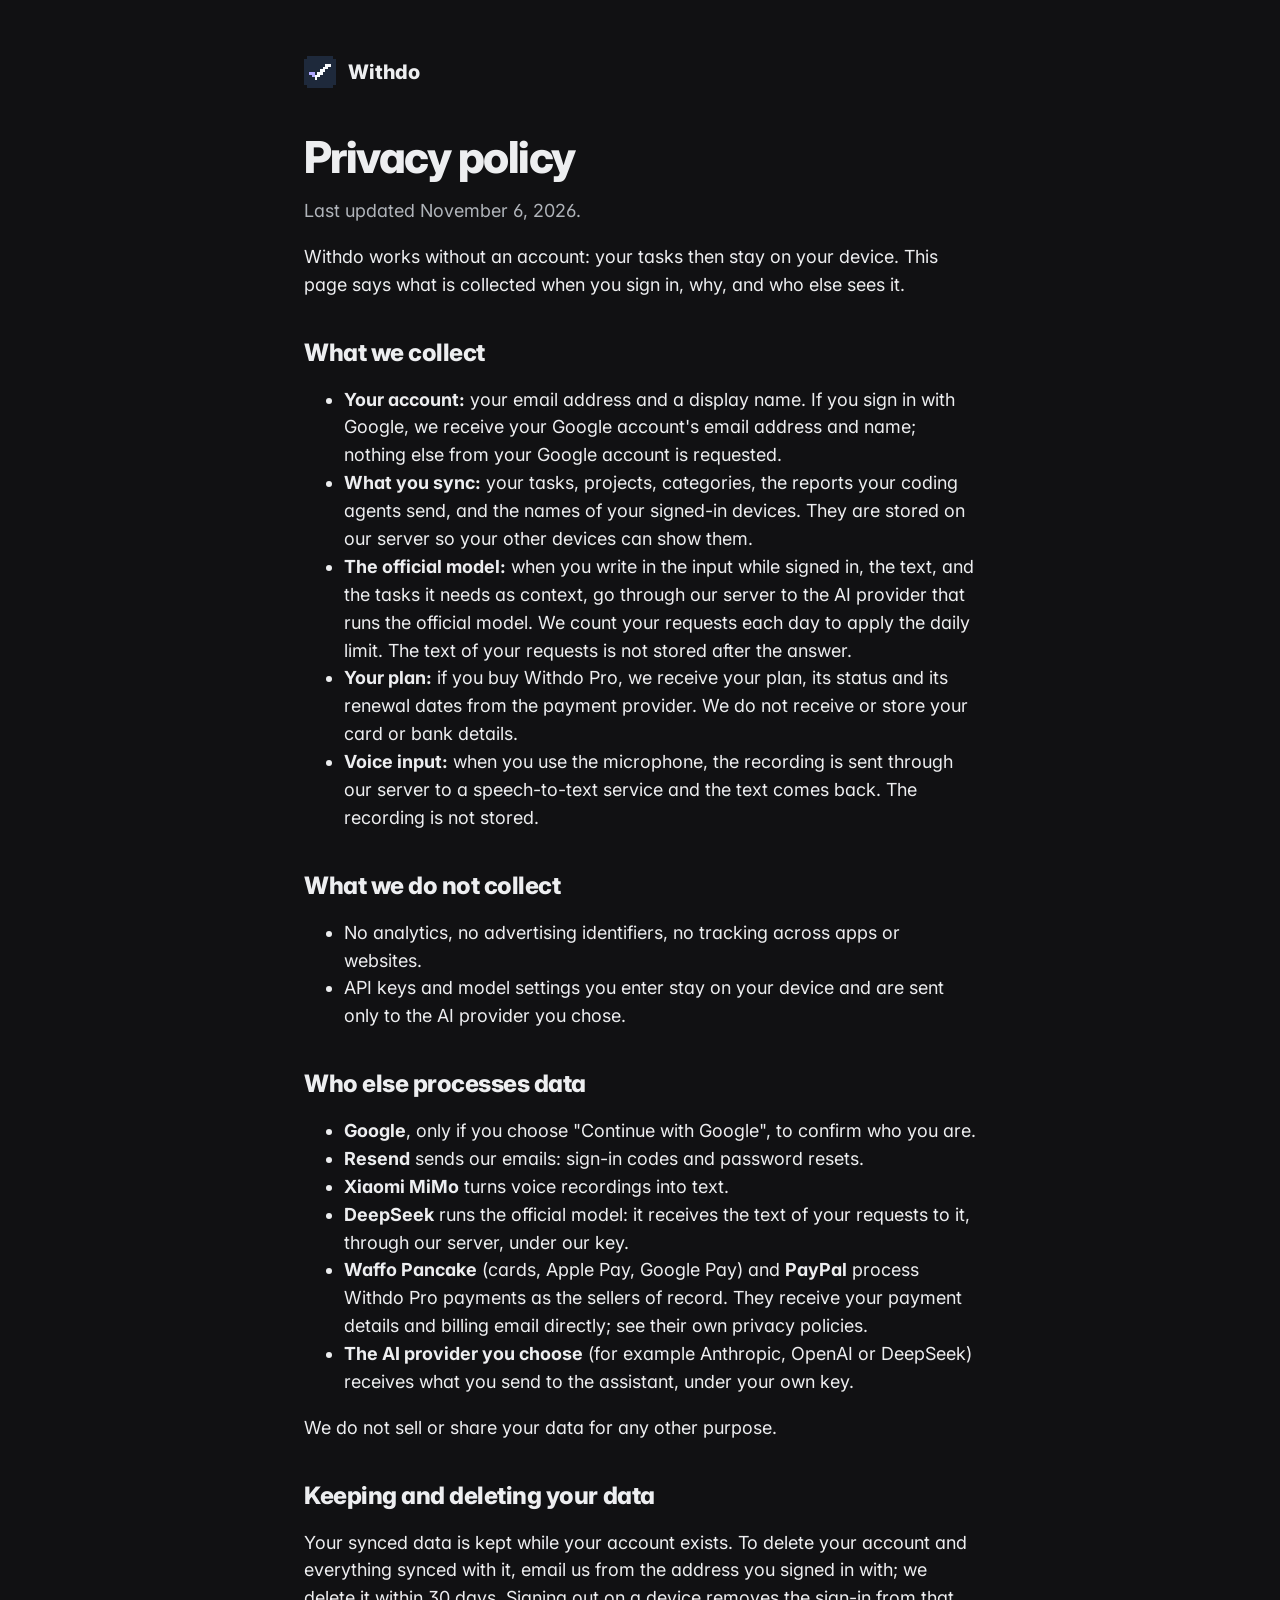
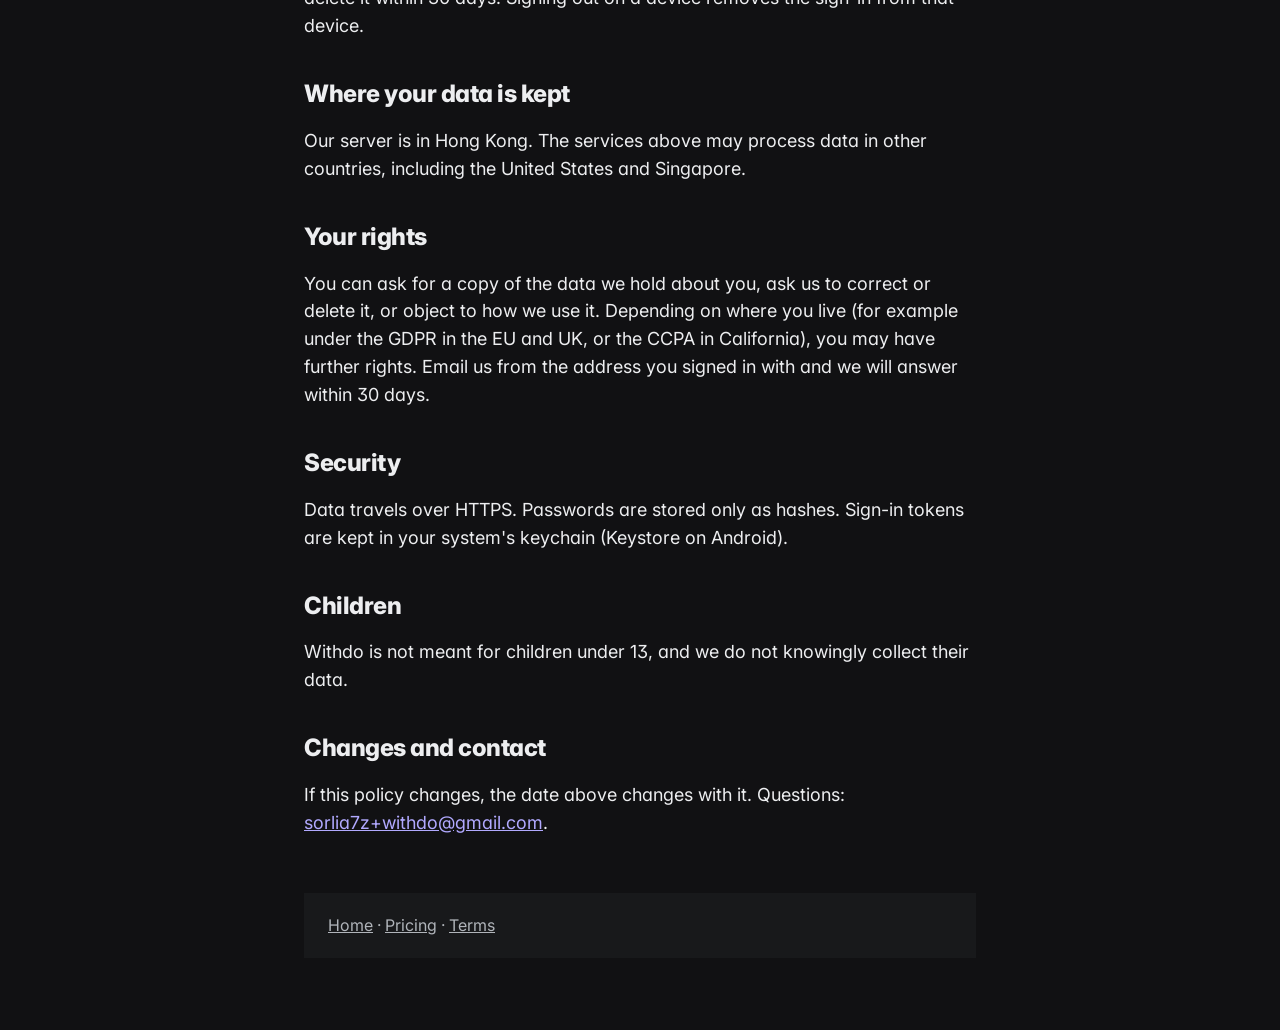
<file: privacy.html>
<!doctype html><html lang="en"><head><meta charset="utf-8"><meta name="viewport" content="width=device-width,initial-scale=1">
<title>Privacy policy · Withdo</title><link rel="icon" href="icon.png"><link rel="stylesheet" href="style.css"></head><body class="doc"><main>
<header><img src="icon.png" width="32" height="32" alt=""><a href="./">Withdo</a></header>
<h1>Privacy policy</h1>
<p class="lede">Last updated November 6, 2026.</p>
<p>Withdo works without an account: your tasks then stay on your device. This page says what is collected when you sign in, why, and who else sees it.</p>
<h2>What we collect</h2>
<ul>
<li><b>Your account:</b> your email address and a display name. If you sign in with Google, we receive your Google account's email address and name; nothing else from your Google account is requested.</li>
<li><b>What you sync:</b> your tasks, projects, categories, the reports your coding agents send, and the names of your signed-in devices. They are stored on our server so your other devices can show them.</li>
<li><b>The official model:</b> when you write in the input while signed in, the text, and the tasks it needs as context, go through our server to the AI provider that runs the official model. We count your requests each day to apply the daily limit. The text of your requests is not stored after the answer.</li>
<li><b>Your plan:</b> if you buy Withdo Pro, we receive your plan, its status and its renewal dates from the payment provider. We do not receive or store your card or bank details.</li>
<li><b>Voice input:</b> when you use the microphone, the recording is sent through our server to a speech-to-text service and the text comes back. The recording is not stored.</li>
</ul>
<h2>What we do not collect</h2>
<ul>
<li>No analytics, no advertising identifiers, no tracking across apps or websites.</li>
<li>API keys and model settings you enter stay on your device and are sent only to the AI provider you chose.</li>
</ul>
<h2>Who else processes data</h2>
<ul>
<li><b>Google</b>, only if you choose "Continue with Google", to confirm who you are.</li>
<li><b>Resend</b> sends our emails: sign-in codes and password resets.</li>
<li><b>Xiaomi MiMo</b> turns voice recordings into text.</li>
<li><b>DeepSeek</b> runs the official model: it receives the text of your requests to it, through our server, under our key.</li>
<li><b>Waffo Pancake</b> (cards, Apple Pay, Google Pay) and <b>PayPal</b> process Withdo Pro payments as the sellers of record. They receive your payment details and billing email directly; see their own privacy policies.</li>
<li><b>The AI provider you choose</b> (for example Anthropic, OpenAI or DeepSeek) receives what you send to the assistant, under your own key.</li>
</ul>
<p>We do not sell or share your data for any other purpose.</p>
<h2>Keeping and deleting your data</h2>
<p>Your synced data is kept while your account exists. To delete your account and everything synced with it, email us from the address you signed in with; we delete it within 30 days. Signing out on a device removes the sign-in from that device.</p>
<h2>Where your data is kept</h2>
<p>Our server is in Hong Kong. The services above may process data in other countries, including the United States and Singapore.</p>
<h2>Your rights</h2>
<p>You can ask for a copy of the data we hold about you, ask us to correct or delete it, or object to how we use it. Depending on where you live (for example under the GDPR in the EU and UK, or the CCPA in California), you may have further rights. Email us from the address you signed in with and we will answer within 30 days.</p>
<h2>Security</h2>
<p>Data travels over HTTPS. Passwords are stored only as hashes. Sign-in tokens are kept in your system's keychain (Keystore on Android).</p>
<h2>Children</h2>
<p>Withdo is not meant for children under 13, and we do not knowingly collect their data.</p>
<h2>Changes and contact</h2>
<p>If this policy changes, the date above changes with it. Questions: <a href="mailto:sorlia7z+withdo@gmail.com">sorlia7z+withdo@gmail.com</a>.</p>
<footer><a href="./">Home</a> · <a href="pricing.html">Pricing</a> · <a href="terms.html">Terms</a></footer>
</main></body></html>
</file>
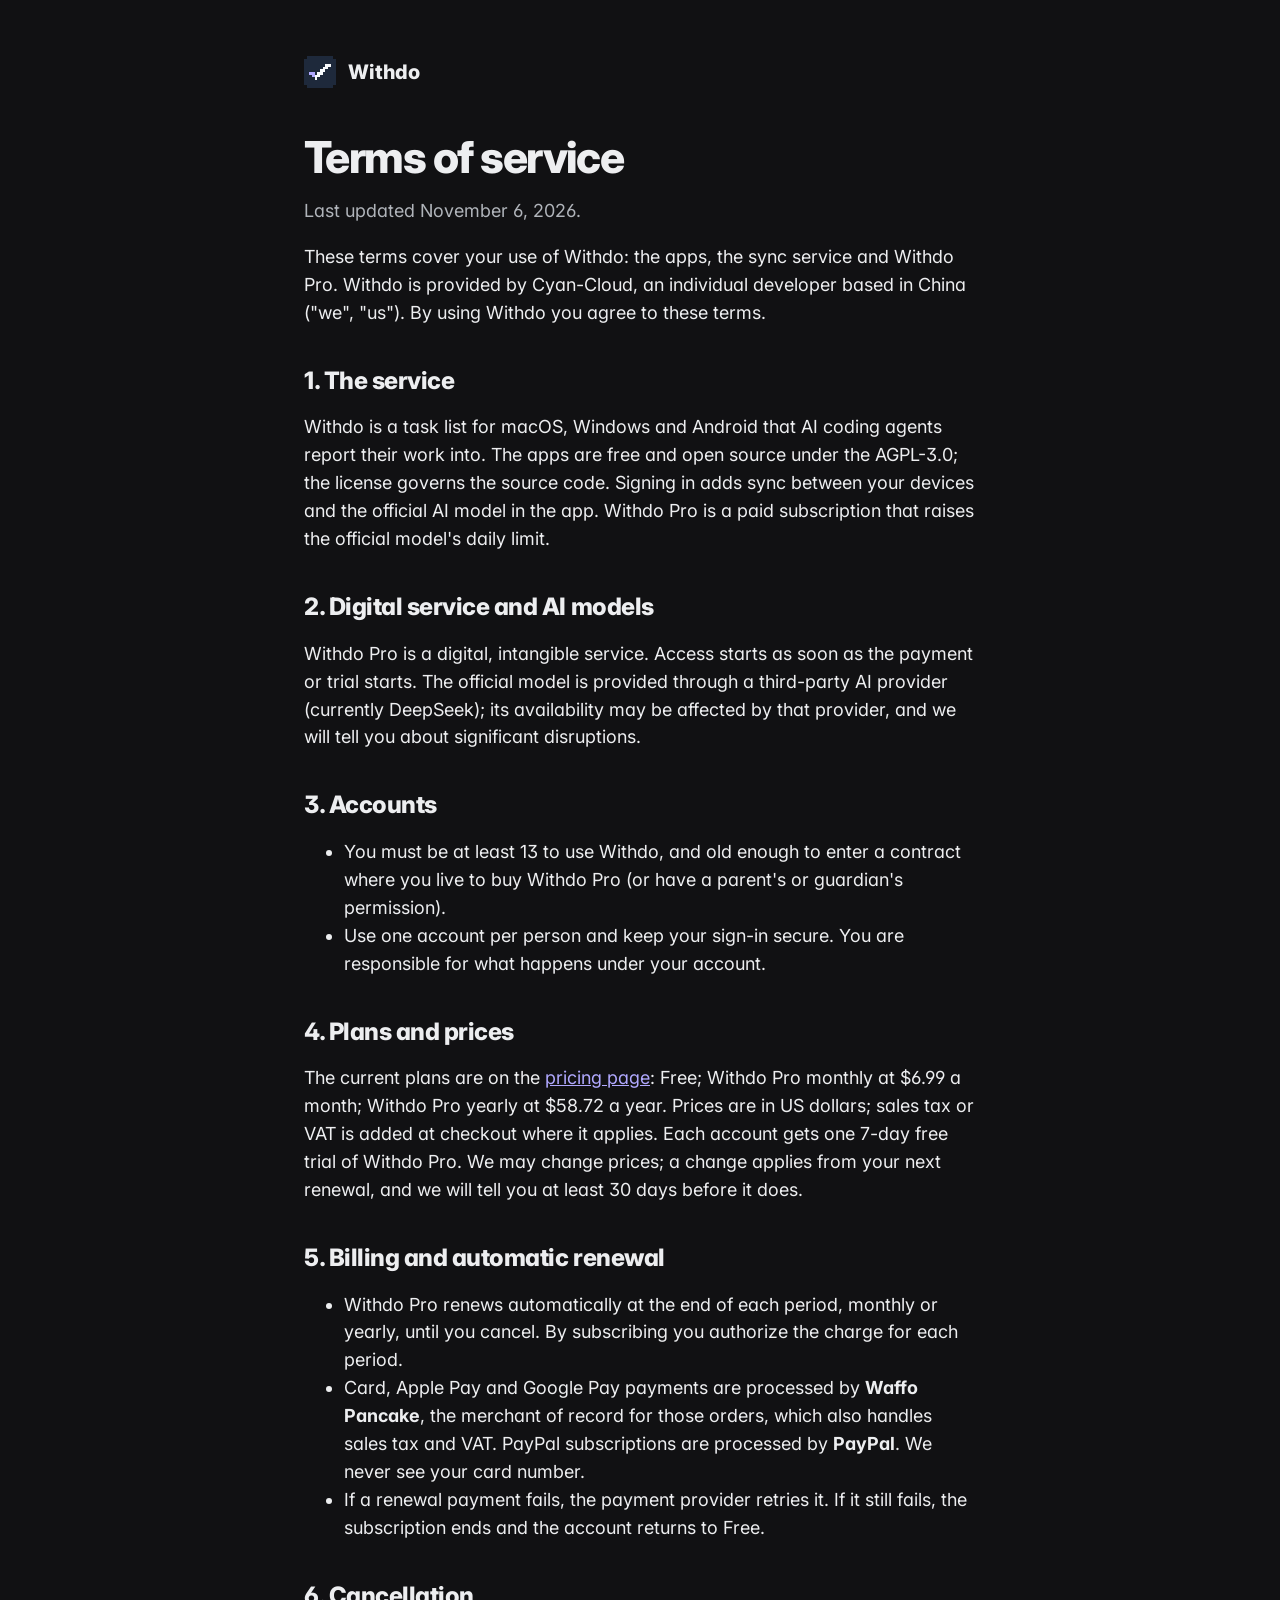
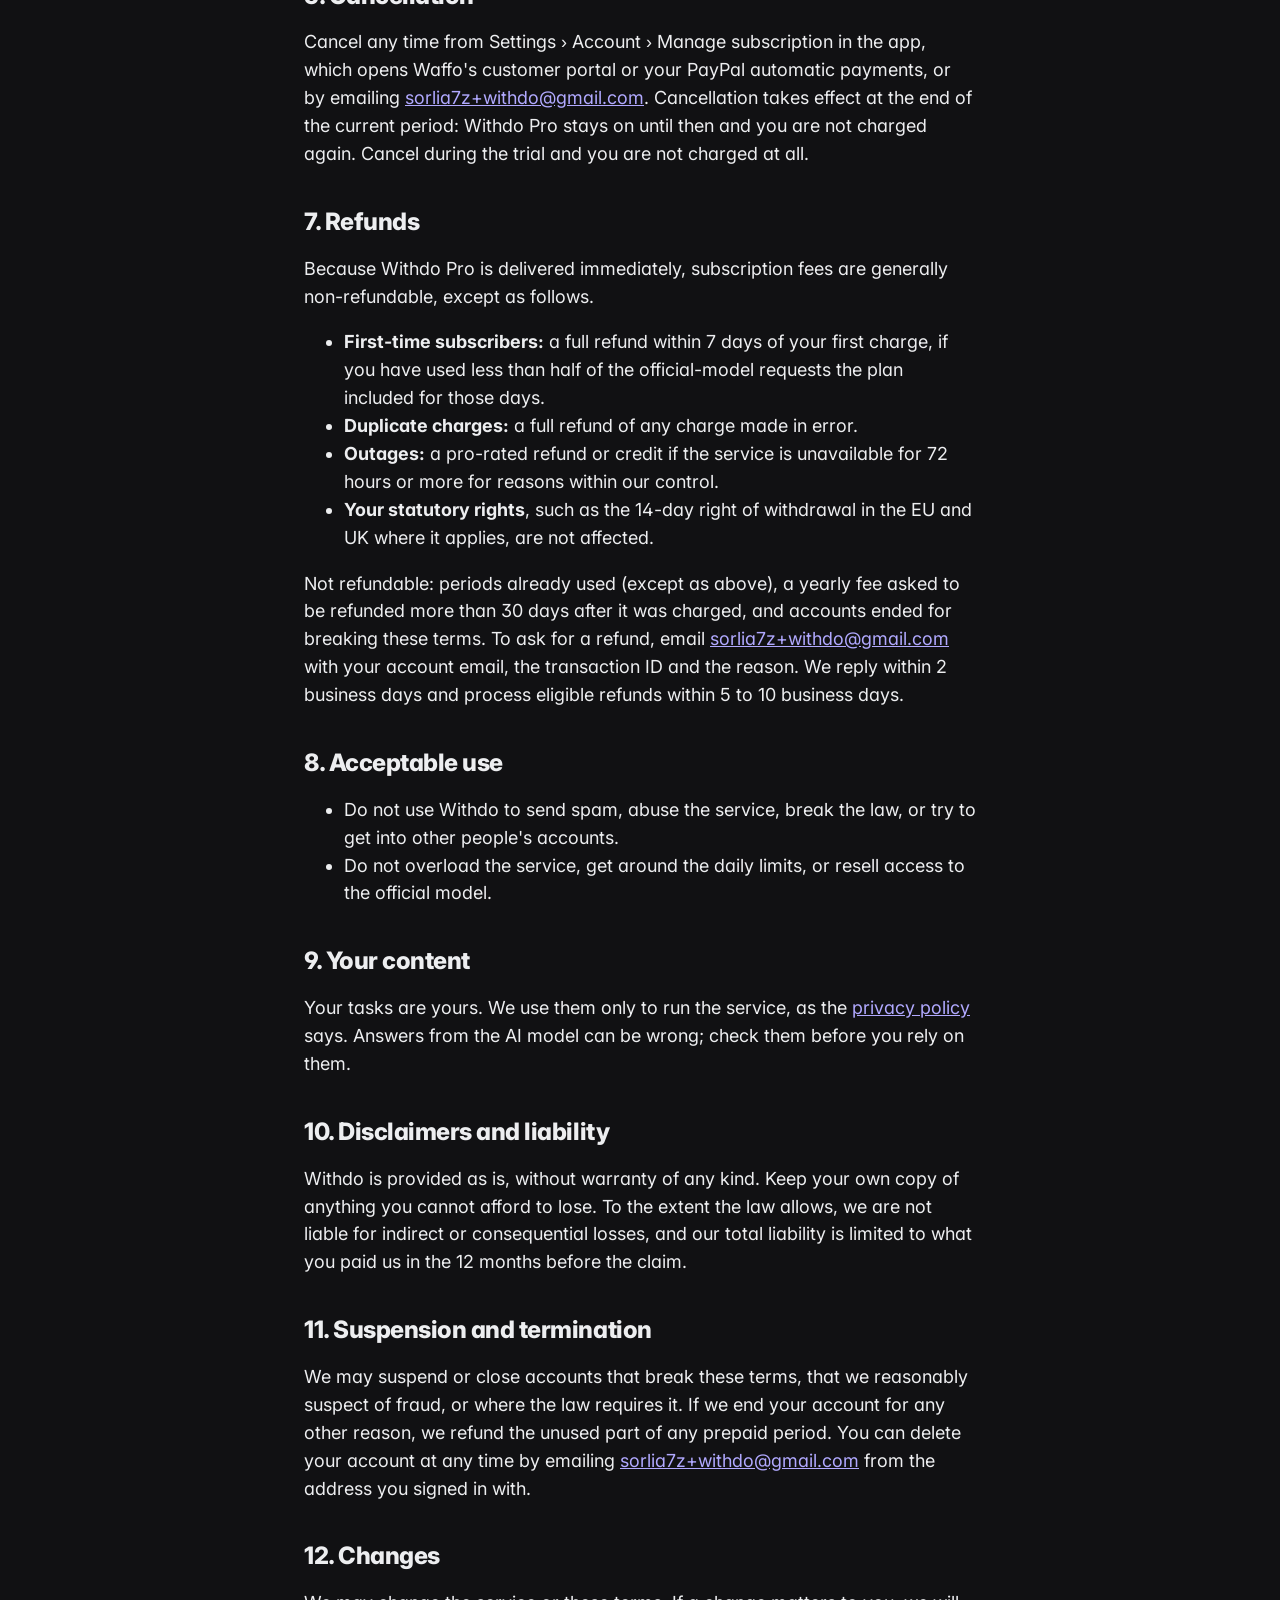
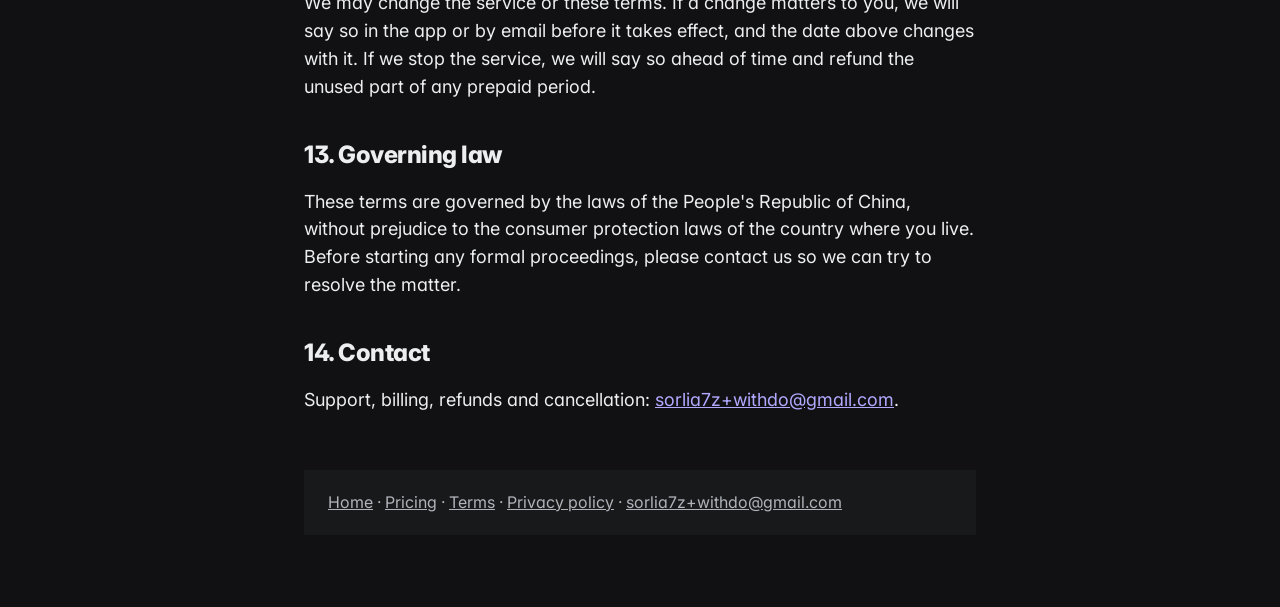
<file: terms.html>
<!doctype html><html lang="en"><head><meta charset="utf-8"><meta name="viewport" content="width=device-width,initial-scale=1">
<title>Terms · Withdo</title><link rel="icon" href="icon.png"><link rel="stylesheet" href="style.css"></head><body class="doc"><main>
<header><img src="icon.png" width="32" height="32" alt=""><a href="./">Withdo</a></header>
<h1>Terms of service</h1>
<p class="lede">Last updated November 6, 2026.</p>
<p>These terms cover your use of Withdo: the apps, the sync service and Withdo Pro. Withdo is provided by Cyan-Cloud, an individual developer based in China ("we", "us"). By using Withdo you agree to these terms.</p>
<h2>1. The service</h2>
<p>Withdo is a task list for macOS, Windows and Android that AI coding agents report their work into. The apps are free and open source under the AGPL-3.0; the license governs the source code. Signing in adds sync between your devices and the official AI model in the app. Withdo Pro is a paid subscription that raises the official model's daily limit.</p>
<h2>2. Digital service and AI models</h2>
<p>Withdo Pro is a digital, intangible service. Access starts as soon as the payment or trial starts. The official model is provided through a third-party AI provider (currently DeepSeek); its availability may be affected by that provider, and we will tell you about significant disruptions.</p>
<h2>3. Accounts</h2>
<ul>
<li>You must be at least 13 to use Withdo, and old enough to enter a contract where you live to buy Withdo Pro (or have a parent's or guardian's permission).</li>
<li>Use one account per person and keep your sign-in secure. You are responsible for what happens under your account.</li>
</ul>
<h2>4. Plans and prices</h2>
<p>The current plans are on the <a href="pricing.html">pricing page</a>: Free; Withdo Pro monthly at $6.99 a month; Withdo Pro yearly at $58.72 a year. Prices are in US dollars; sales tax or VAT is added at checkout where it applies. Each account gets one 7-day free trial of Withdo Pro. We may change prices; a change applies from your next renewal, and we will tell you at least 30 days before it does.</p>
<h2>5. Billing and automatic renewal</h2>
<ul>
<li>Withdo Pro renews automatically at the end of each period, monthly or yearly, until you cancel. By subscribing you authorize the charge for each period.</li>
<li>Card, Apple Pay and Google Pay payments are processed by <b>Waffo Pancake</b>, the merchant of record for those orders, which also handles sales tax and VAT. PayPal subscriptions are processed by <b>PayPal</b>. We never see your card number.</li>
<li>If a renewal payment fails, the payment provider retries it. If it still fails, the subscription ends and the account returns to Free.</li>
</ul>
<h2>6. Cancellation</h2>
<p>Cancel any time from Settings › Account › Manage subscription in the app, which opens Waffo's customer portal or your PayPal automatic payments, or by emailing <a href="mailto:sorlia7z+withdo@gmail.com">sorlia7z+withdo@gmail.com</a>. Cancellation takes effect at the end of the current period: Withdo Pro stays on until then and you are not charged again. Cancel during the trial and you are not charged at all.</p>
<h2 id="refunds">7. Refunds</h2>
<p>Because Withdo Pro is delivered immediately, subscription fees are generally non-refundable, except as follows.</p>
<ul>
<li><b>First-time subscribers:</b> a full refund within 7 days of your first charge, if you have used less than half of the official-model requests the plan included for those days.</li>
<li><b>Duplicate charges:</b> a full refund of any charge made in error.</li>
<li><b>Outages:</b> a pro-rated refund or credit if the service is unavailable for 72 hours or more for reasons within our control.</li>
<li><b>Your statutory rights</b>, such as the 14-day right of withdrawal in the EU and UK where it applies, are not affected.</li>
</ul>
<p>Not refundable: periods already used (except as above), a yearly fee asked to be refunded more than 30 days after it was charged, and accounts ended for breaking these terms. To ask for a refund, email <a href="mailto:sorlia7z+withdo@gmail.com">sorlia7z+withdo@gmail.com</a> with your account email, the transaction ID and the reason. We reply within 2 business days and process eligible refunds within 5 to 10 business days.</p>
<h2>8. Acceptable use</h2>
<ul>
<li>Do not use Withdo to send spam, abuse the service, break the law, or try to get into other people's accounts.</li>
<li>Do not overload the service, get around the daily limits, or resell access to the official model.</li>
</ul>
<h2>9. Your content</h2>
<p>Your tasks are yours. We use them only to run the service, as the <a href="privacy.html">privacy policy</a> says. Answers from the AI model can be wrong; check them before you rely on them.</p>
<h2>10. Disclaimers and liability</h2>
<p>Withdo is provided as is, without warranty of any kind. Keep your own copy of anything you cannot afford to lose. To the extent the law allows, we are not liable for indirect or consequential losses, and our total liability is limited to what you paid us in the 12 months before the claim.</p>
<h2>11. Suspension and termination</h2>
<p>We may suspend or close accounts that break these terms, that we reasonably suspect of fraud, or where the law requires it. If we end your account for any other reason, we refund the unused part of any prepaid period. You can delete your account at any time by emailing <a href="mailto:sorlia7z+withdo@gmail.com">sorlia7z+withdo@gmail.com</a> from the address you signed in with.</p>
<h2>12. Changes</h2>
<p>We may change the service or these terms. If a change matters to you, we will say so in the app or by email before it takes effect, and the date above changes with it. If we stop the service, we will say so ahead of time and refund the unused part of any prepaid period.</p>
<h2>13. Governing law</h2>
<p>These terms are governed by the laws of the People's Republic of China, without prejudice to the consumer protection laws of the country where you live. Before starting any formal proceedings, please contact us so we can try to resolve the matter.</p>
<h2>14. Contact</h2>
<p>Support, billing, refunds and cancellation: <a href="mailto:sorlia7z+withdo@gmail.com">sorlia7z+withdo@gmail.com</a>.</p>
<footer><a href="./">Home</a> · <a href="pricing.html">Pricing</a> · <a href="terms.html">Terms</a> · <a href="privacy.html">Privacy policy</a> · <a href="mailto:sorlia7z+withdo@gmail.com">sorlia7z+withdo@gmail.com</a></footer>
</main></body></html>
</file>
<file: style.css>
/* Withdo site. Colours are the app's dark tokens (docs/design/ui-spec.md, Tokens); the motif is the
   app icon's 12 x 12 pixel tile: a square with its four corner pixels cut, and the pixel check. */
@font-face{font-family:"Inter";src:url("fonts/inter.woff2") format("woff2");font-weight:100 900;font-display:swap}
:root{
  --ground:#111113;--ground-2:#18191b;--ground-3:#212225;--ground-4:#272a2d;
  --ink:#edeef0;--muted:#b0b4ba;
  --accent:#5b5bd6;--accent-ink:#b1a9ff;--accent-soft:#202248;
  --doing:#0090ff;--blocked:#e5484d;--review:#ffc53d;--done:#30a46c;
  --on-status:#111113;
  --margin:clamp(16px,3.2vw,48px);
  --s-small:16px;--s-body:18px;--s-title:clamp(24px,2.2vw,32px);--s-display:clamp(52px,6.6vw,108px);--s-giant:clamp(110px,24vw,420px);
  --ease:cubic-bezier(.2,.7,.2,1);
}
*{box-sizing:border-box}
html{background:var(--ground);color:var(--ink);-webkit-text-size-adjust:100%}
body{margin:0;font:400 var(--s-body)/1.55 "Inter",-apple-system,"Segoe UI",Helvetica,Arial,sans-serif;font-feature-settings:"cv11","ss01"}
a{color:var(--accent-ink)}
img,video{display:block;max-width:100%}
:focus-visible{outline:3px solid var(--accent-ink);outline-offset:3px}
::selection{background:var(--accent);color:#fff}
.notch{--n:8px;clip-path:polygon(var(--n) 0,calc(100% - var(--n)) 0,calc(100% - var(--n)) var(--n),100% var(--n),100% calc(100% - var(--n)),calc(100% - var(--n)) calc(100% - var(--n)),calc(100% - var(--n)) 100%,var(--n) 100%,var(--n) calc(100% - var(--n)),0 calc(100% - var(--n)),0 var(--n),var(--n) var(--n))}
[hidden]{display:none!important}
.sr{position:absolute;width:1px;height:1px;overflow:hidden;clip:rect(0 0 0 0);white-space:nowrap}

/* Bar */
.bar{position:absolute;top:0;left:0;right:0;z-index:5;display:flex;align-items:center;justify-content:space-between;padding:24px var(--margin)}
.mark{display:flex;align-items:center;gap:12px;color:var(--ink);text-decoration:none;font-weight:800;font-size:var(--s-title);letter-spacing:-.03em}
.mark img{width:30px;height:30px;image-rendering:pixelated}
.bar nav{display:flex;gap:28px;font-size:var(--s-small);font-weight:600}
.bar nav a{color:var(--ink);text-decoration:none}
.bar nav a:hover{color:var(--accent-ink)}

/* Buttons: the tile's notched square */
.btn{--n:6px;display:inline-flex;align-items:center;gap:10px;padding:16px 26px;background:var(--accent);color:#fff;font-weight:700;font-size:var(--s-body);text-decoration:none;transition:transform .15s var(--ease),background .15s}
.btn:hover{background:#6e6ade}
.btn:active{transform:translateY(2px)}
.link{color:var(--ink);font-weight:600;text-decoration:none;border-bottom:2px solid var(--accent)}
.link:hover{color:var(--accent-ink)}

/* Hero */
.hero{position:relative;min-height:100svh;overflow:hidden;display:grid;align-items:center;padding:120px var(--margin) 72px}
.hero-shape{position:absolute;height:124vh;aspect-ratio:1;left:max(52vw,calc(100vw - 124vh * .62));top:50%;transform:translateY(-46%)}
.hero-shape rect{transform-box:fill-box;transform-origin:center}
.hero-copy{position:relative;max-width:min(46vw,640px)}
h1,h2{font-weight:800;letter-spacing:-.035em;line-height:.98;margin:0}
h1{font-size:var(--s-display)}
.hero p{font-size:var(--s-body);max-width:34em;margin:32px 0 0}
.actions{display:flex;flex-wrap:wrap;align-items:center;gap:20px 28px;margin-top:36px}
.fine{font-size:var(--s-small);color:var(--muted);margin:24px 0 0}
.fine a{color:var(--muted)}

/* Showcase */
.show{display:grid;grid-template-columns:1fr 1fr;min-height:88svh;background:var(--ground-2);margin-top:clamp(64px,8vw,120px)}
.plate-wrap{display:flex;align-items:center;padding:40px}
.plate{--n:16px;position:relative;width:100%;aspect-ratio:3/2;background:var(--accent-soft);overflow:hidden}
.plate>*{position:absolute;inset:0;width:100%;height:100%;object-fit:cover;object-position:left top}
.plate .phone{object-fit:contain;object-position:center;padding:24px 0}
.plate [hidden]{display:none}
.sound{position:absolute;inset:auto auto 16px 16px;width:auto;height:auto;--n:4px;padding:8px 14px;background:rgba(17,17,19,.86);color:var(--ink);border:0;font:600 var(--s-small) "Inter",sans-serif;cursor:pointer}
.sound:hover{background:var(--ground)}
.show-text{display:flex;flex-direction:column;justify-content:space-between;padding:56px var(--margin) 56px 24px;gap:48px}
.tabs{display:flex;gap:28px;font-size:var(--s-body)}
.tabs button{all:unset;cursor:pointer;color:var(--muted);font-weight:600;padding-bottom:6px;border-bottom:3px solid transparent}
.tabs button[aria-selected="true"]{color:var(--ink);border-color:var(--accent)}
.tabs button:hover{color:var(--ink)}
.tabs button:focus-visible{outline:3px solid var(--accent-ink);outline-offset:4px}
h2.title{font-size:var(--s-title);letter-spacing:-.02em;line-height:1.15}
.show-text p{max-width:34ch;margin:24px 0 0;min-height:5em}
.cells{display:grid;grid-template-columns:1fr 1fr;gap:8px}
.cells a{--n:6px;display:flex;align-items:center;padding:0 24px;height:72px;font-weight:700;text-decoration:none;transition:transform .15s var(--ease)}
.cells a:active{transform:translateY(2px)}
.cells .ink{background:var(--ink);color:var(--ground)}
.cells .tone{background:var(--ground-4);color:var(--ink)}
.cells a:hover{filter:brightness(1.08)}

/* How a day goes: the stages as one bar */
.day{padding:clamp(120px,14vw,200px) var(--margin) 0}
.day h2{font-size:var(--s-display);margin-bottom:64px}
.stages{display:flex;gap:6px}
.st{flex:var(--grow) 1 0;min-width:12%}
.stage{--n:8px;margin:0;height:22vh;min-height:170px;padding:20px;color:var(--on-status);font-size:var(--s-title);font-weight:800;letter-spacing:-.02em;line-height:1.1}
.st p{margin:20px 0 0;max-width:22ch;padding-right:12px}

/* What's inside: close-ups on a board */
.board{display:grid;grid-template-columns:repeat(12,1fr);grid-auto-rows:104px;gap:8px;padding:0 var(--margin);margin-top:clamp(120px,14vw,200px)}
.tile{--n:10px;position:relative;overflow:hidden;padding:20px;display:flex;flex-direction:column;justify-content:flex-end}
.tile .cap{position:relative;z-index:2;margin:0}
.tile .cap b{display:block;font-size:var(--s-body);font-weight:600}
.tile .cap span{display:block;font-size:var(--s-small)}
.tile .shot{position:absolute;top:0;right:0;width:86%;height:50%;object-fit:cover;object-position:left top}
.t-head{grid-column:1/7;grid-row:1/3;background:var(--ground-2);justify-content:flex-start}
.t-head h2{font-size:var(--s-display)}
.t-input{grid-column:1/7;grid-row:3/6;background:var(--ground-3)}
.t-input .shot{width:100%;height:68%}
.t-live{grid-column:7/13;grid-row:1/6;background:var(--accent-soft);justify-content:space-between}
.t-agents{grid-column:1/4;grid-row:6/10;background:var(--accent);color:#fff}
.t-status{grid-column:4/7;grid-row:6/8;background:var(--blocked);color:var(--on-status)}
.t-hand{grid-column:4/7;grid-row:8/10;background:var(--review);color:var(--on-status)}
.t-code{grid-column:7/13;grid-row:6/8;background:var(--ground-3)}
.t-sync{grid-column:7/10;grid-row:8/10;background:var(--done);color:var(--on-status)}
.t-idle{grid-column:10/13;grid-row:8/10;background:var(--doing);color:var(--on-status)}
.t-agents .sprites{position:absolute;top:-22px;right:-30px;display:grid;grid-template-columns:repeat(2,96px);gap:18px}
.t-agents .sprites img{width:96px;height:96px;image-rendering:pixelated}
.frag{--n:8px;position:absolute;top:20px;left:20px;background:var(--ground);padding:10px 18px 14px}
.frag .num{display:block;color:var(--accent-ink);font-size:var(--s-display);font-weight:800;letter-spacing:-.04em;line-height:.9}
.tray{--n:8px;position:absolute;top:20px;right:-28px;display:flex;gap:16px;background:var(--ground);padding:26px 28px}
.tray img{width:72px;height:72px;image-rendering:pixelated}

/* The code, enlarged (a real command, so monospace) */
.t-code pre{position:absolute;top:24px;left:28px;margin:0;font:500 var(--s-title)/1.45 ui-monospace,"SF Mono",Menlo,Consolas,monospace;color:var(--ink);white-space:pre}
.t-code pre .c{color:var(--muted)}

/* The live board */
.live{--n:10px;font-size:var(--s-body);background:var(--ground);padding:8px 8px 4px}
.live-head{display:flex;align-items:center;gap:10px;margin:8px 12px 10px;font-weight:600}
.live-head img{width:24px;height:24px;image-rendering:pixelated}
.live-head span{color:var(--muted);font-weight:500}
.card{padding:14px 12px}
.card.ask{--n:8px;background:var(--ground-3);clip-path:polygon(var(--n) 0,calc(100% - var(--n)) 0,calc(100% - var(--n)) var(--n),100% var(--n),100% calc(100% - var(--n)),calc(100% - var(--n)) calc(100% - var(--n)),calc(100% - var(--n)) 100%,var(--n) 100%,var(--n) calc(100% - var(--n)),0 calc(100% - var(--n)),0 var(--n),var(--n) var(--n))}
.card .row{display:flex;align-items:center;gap:12px}
.card img{width:28px;height:28px;image-rendering:pixelated;flex:none}
.card .t{font-weight:600;flex:1;min-width:0;white-space:nowrap;overflow:hidden;text-overflow:ellipsis}
.chip-s{--n:3px;font-size:var(--s-small);font-weight:700;padding:3px 10px;color:var(--on-status);flex:none}
.chip-s.doing{background:var(--doing)}.chip-s.blocked{background:var(--blocked)}.chip-s.review{background:var(--review)}.chip-s.done{background:var(--done)}
.card .meta{color:var(--muted);font-size:var(--s-small);margin:6px 0 0 40px}
.card .q{margin:12px 0 0 40px}
.answers{display:flex;gap:8px;margin:14px 0 0 40px}
.answers button{--n:4px;border:0;cursor:pointer;font:700 var(--s-small) "Inter",sans-serif;padding:10px 16px;background:var(--ground-4);color:var(--ink);transition:transform .15s var(--ease),background .15s}
.answers button:hover{background:var(--accent);color:#fff}
.answers button:active{transform:translateY(2px)}
.again{background:none;border:0;padding:0;margin:12px 0 0 40px;font:600 var(--s-small) "Inter",sans-serif;color:var(--accent-ink);cursor:pointer;text-decoration:underline}
.flash{animation:flash .6s var(--ease)}
@keyframes flash{from{transform:translateX(6px);opacity:.4}to{transform:none;opacity:1}}

/* The action, one word */
.cta{--n:24px;display:block;position:relative;height:60svh;min-height:380px;margin-top:clamp(120px,14vw,200px);background:var(--accent);color:#fff;text-decoration:none;overflow:hidden;clip-path:polygon(var(--n) 0,calc(100% - var(--n)) 0,calc(100% - var(--n)) var(--n),100% var(--n),100% 100%,0 100%,0 var(--n),var(--n) var(--n))}
.cta:hover,.cta:focus-visible{background:var(--ink);color:var(--accent)}
.cta:focus-visible{outline:none}
.cta p{position:absolute;top:40px;left:var(--margin);margin:0;max-width:26ch;font-size:var(--s-title);font-weight:700;letter-spacing:-.02em;line-height:1.2}
.cta svg{position:absolute;top:40px;right:var(--margin);width:48px;height:48px}
.cta .word{position:absolute;left:calc(var(--margin) - .05em);bottom:24px;font-size:var(--s-giant);font-weight:900;letter-spacing:-.06em;line-height:.74}

/* Footer: the wordmark built from the app's pixels */
footer.close{padding:clamp(64px,8vw,120px) var(--margin) 40px;background:var(--ground-2)}
.wordmark{display:block;width:100%;height:auto}
.cols{display:grid;grid-template-columns:repeat(12,1fr);gap:32px 24px;margin-top:56px;font-size:var(--s-small)}
.cols div{grid-column:span 2}
.cols .install{grid-column:9/13}
.cols b{display:block;margin-bottom:10px;font-size:var(--s-small)}
.cols ul{list-style:none;margin:0;padding:0}
.cols li{margin:0 0 8px;padding-left:16px;position:relative}
.cols li::before{content:"";position:absolute;left:0;top:.55em;width:6px;height:6px;background:var(--accent)}
.cols a{color:var(--ink);text-decoration:none}
.cols a:hover{color:var(--accent-ink)}
.cols p{margin:0 0 10px;max-width:60ch}
.last{display:flex;justify-content:space-between;align-items:center;gap:16px;margin-top:56px;font-size:var(--s-small);color:var(--muted)}
.last .btn{padding:10px 16px;font-size:var(--s-small)}

/* Entrances (only when the script runs) */
.js [data-in]{opacity:0;transform:translateY(24px);transition:opacity .7s var(--ease),transform .7s var(--ease);transition-delay:calc(var(--i,0) * 80ms)}
.js [data-in].on{opacity:1;transform:none}
.js .plate.shut{clip-path:inset(0 0 0 100%)}
.js .plate{transition:clip-path 1.1s var(--ease)}
.js .plate>img,.js .plate>video{transition:transform 1.4s var(--ease)}
.js .plate.shut>img,.js .plate.shut>video{transform:scale(1.12)}
.js .hero-shape rect{animation:pix .5s var(--ease) both;animation-delay:calc(var(--d) * 1ms)}
@keyframes pix{from{opacity:0;transform:scale(.4)}}
@media (prefers-reduced-motion:reduce){
  .js [data-in]{opacity:1;transform:none;transition:none}
  .js .plate.shut{clip-path:none}.js .plate.shut>*{transform:none}
  .js .hero-shape rect{animation:none}
}

/* Tablet */
@media (max-width:1000px){
  .show{grid-template-columns:1fr}
  .plate-wrap{padding:var(--margin) var(--margin) 0}
  .show-text{padding:40px var(--margin) 56px}
  .hero{align-items:start;padding-top:120px;padding-bottom:min(84vw,640px);min-height:0}
  .hero-copy{max-width:36em}
  .hero-shape{height:auto;width:min(112vw,860px);left:auto;right:-10vw;top:auto;bottom:calc(min(84vw,640px) - min(112vw,860px) - 24px);transform:none}
  .stages{flex-direction:column}
  .stage{height:auto;min-height:max(64px,calc(var(--grow) * 4svh))}
  .st p{margin:10px 0 22px;max-width:44ch}
  .board{grid-template-columns:repeat(6,1fr)}
  .t-head{grid-column:1/7;grid-row:auto/span 2}
  .t-live{grid-column:1/7;grid-row:auto/span 5}
  .t-input{grid-column:1/7;grid-row:auto/span 3}
  .t-code{grid-column:1/7;grid-row:auto/span 2}
  .t-agents{grid-column:1/4;grid-row:auto/span 4}
  .t-status,.t-hand{grid-column:4/7;grid-row:auto/span 2}
  .t-sync{grid-column:1/4;grid-row:auto/span 2}
  .t-idle{grid-column:4/7;grid-row:auto/span 2}
  .cols{grid-template-columns:repeat(2,1fr)}
  .cols div,.cols .install{grid-column:auto}
  .cols .install{grid-column:1/3}
}
/* Phone */
@media (max-width:640px){
  .bar nav a:not(:last-child){display:none}
  .hero{padding-top:104px;padding-bottom:96vw}
  .hero-shape{width:130vw;left:-15vw;right:auto;bottom:calc(-34vw - 24px)}
  h1{font-size:13vw}
  .hero p{margin-top:24px}
  .actions{margin-top:28px}
  .tabs{gap:20px}
  .cells{grid-template-columns:1fr}
  .cells a{height:60px}
  .day h2{font-size:13vw;margin-bottom:40px}
  .board{grid-template-columns:1fr 1fr;grid-auto-rows:28vw;gap:6px}
  .t-head{grid-column:1/3;grid-row:auto/span 2}
  .t-head h2{font-size:13vw}
  .t-live{grid-column:1/3;grid-row:auto/span 6}
  .t-input{grid-column:1/3;grid-row:auto/span 2}
  .t-code{grid-column:1/3;grid-row:auto/span 2}
  .t-agents{grid-column:1/3;grid-row:auto/span 3}
  .t-status,.t-hand,.t-sync,.t-idle{grid-column:auto;grid-row:auto/span 3}
  .t-agents .sprites{grid-template-columns:repeat(3,72px)}
  .t-agents .sprites img{width:72px;height:72px}
  .card .meta,.card .q,.answers,.again{margin-left:0}
  .frag{left:14px;top:14px;padding:8px 12px 10px}
  .frag .num{font-size:13vw}
  .tray{top:14px;padding:16px 18px;gap:10px}
  .tray img{width:48px;height:48px}
  .cta{height:46svh;min-height:300px;--n:16px}
  .cta p{top:24px;max-width:16ch}
  .cta svg{top:24px;width:32px;height:32px}
  .cta .word{font-size:34vw}
  .cols{grid-template-columns:1fr 1fr}
}

/* Legal pages */
.doc main{max-width:720px;margin:0 auto;padding:56px 24px 72px}
.doc header{display:flex;align-items:center;gap:12px}
.doc header img{image-rendering:pixelated}
.doc header a{color:inherit;text-decoration:none;font-weight:800;font-size:20px}
.doc h1{font-size:44px;margin:48px 0 12px}
.doc h2{font-size:24px;letter-spacing:-.02em;margin:40px 0 8px;line-height:1.2}
.doc .lede{color:var(--muted)}
.doc footer{margin-top:56px;padding-top:24px;background:var(--ground-2);padding:20px 24px;color:var(--muted);font-size:var(--s-small)}
.doc footer a{color:var(--muted)}

.doc .plans{display:grid;grid-template-columns:repeat(auto-fit,minmax(200px,1fr));gap:12px;margin:28px 0 8px}
.doc .plan{background:var(--ground-2);padding:20px 20px 8px}
.doc .plan h2{margin:0 0 6px;font-size:20px}
.doc .plan .price{font-size:32px;font-weight:800;letter-spacing:-.02em;margin:0 0 8px}
.doc .plan .price span{font-size:var(--s-small);font-weight:400;color:var(--muted)}
.doc .plan ul{padding-left:18px;font-size:var(--s-small);line-height:1.5}
</file>
